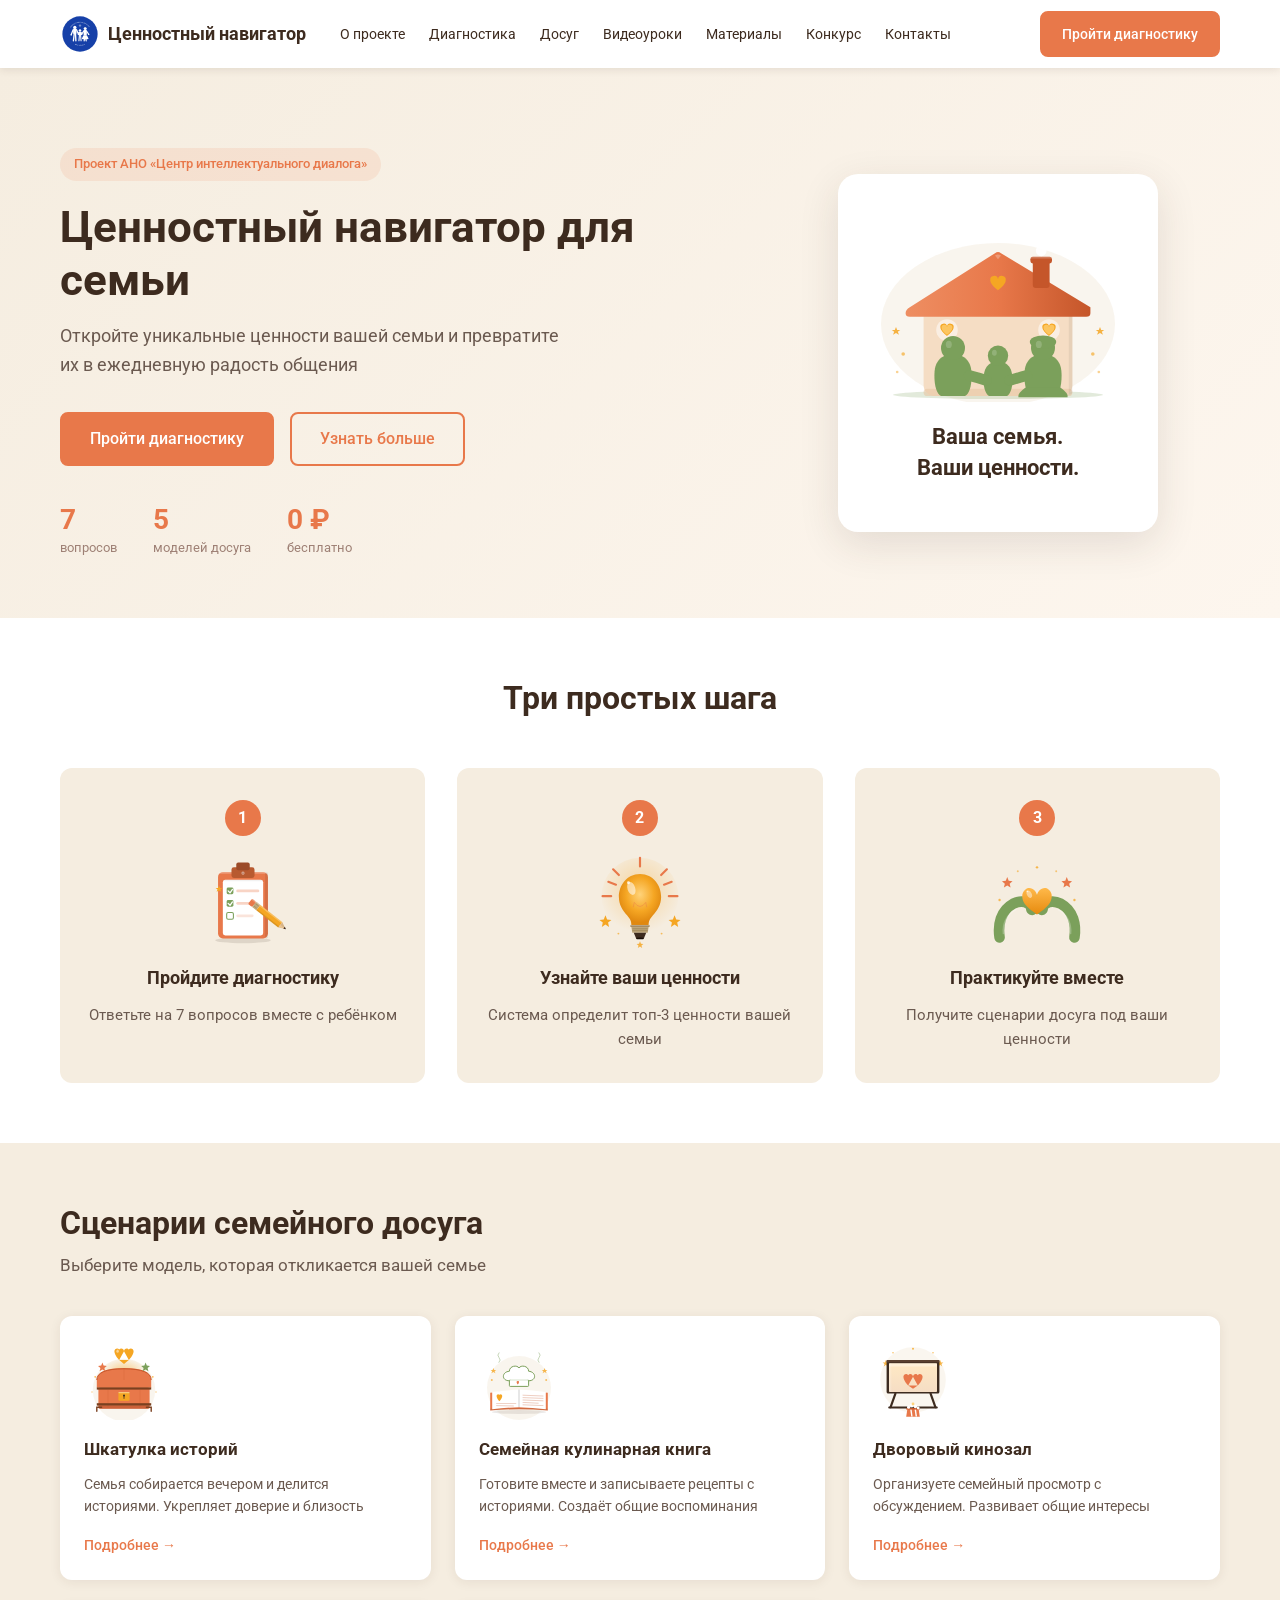
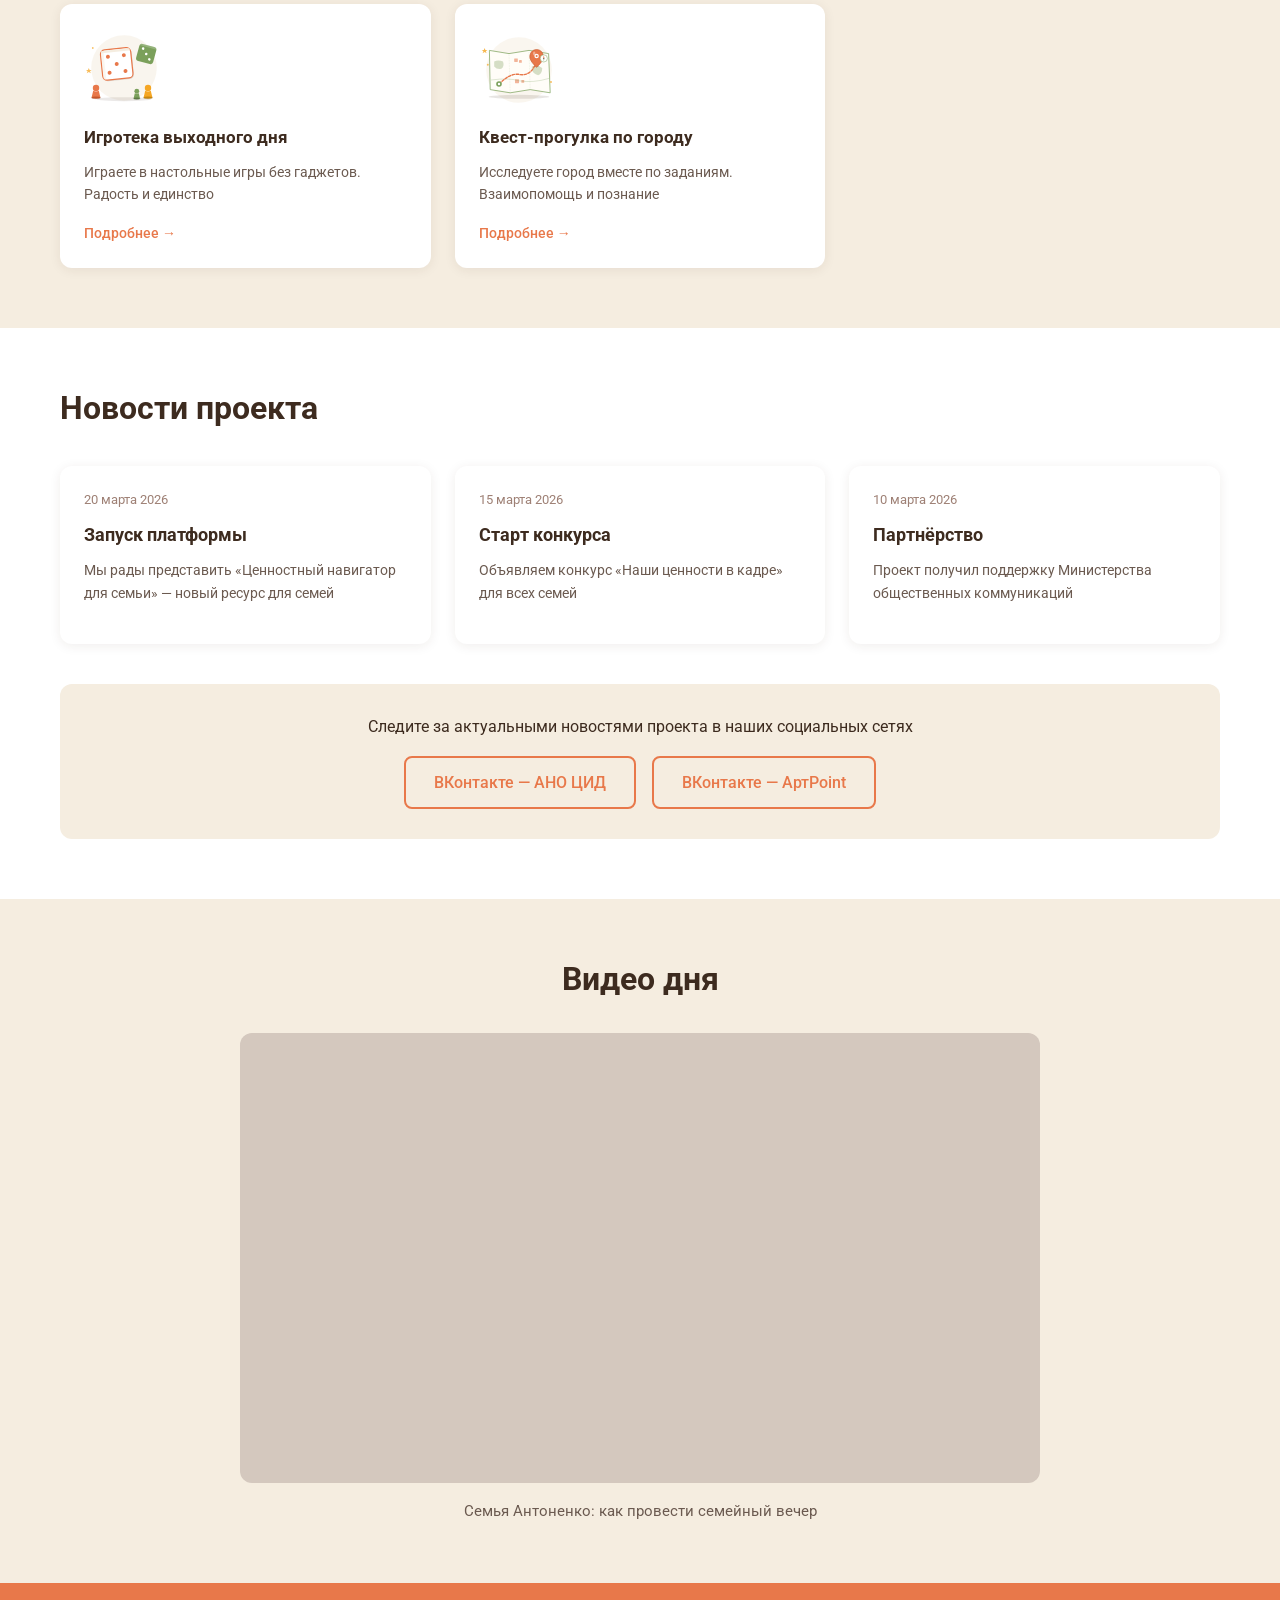
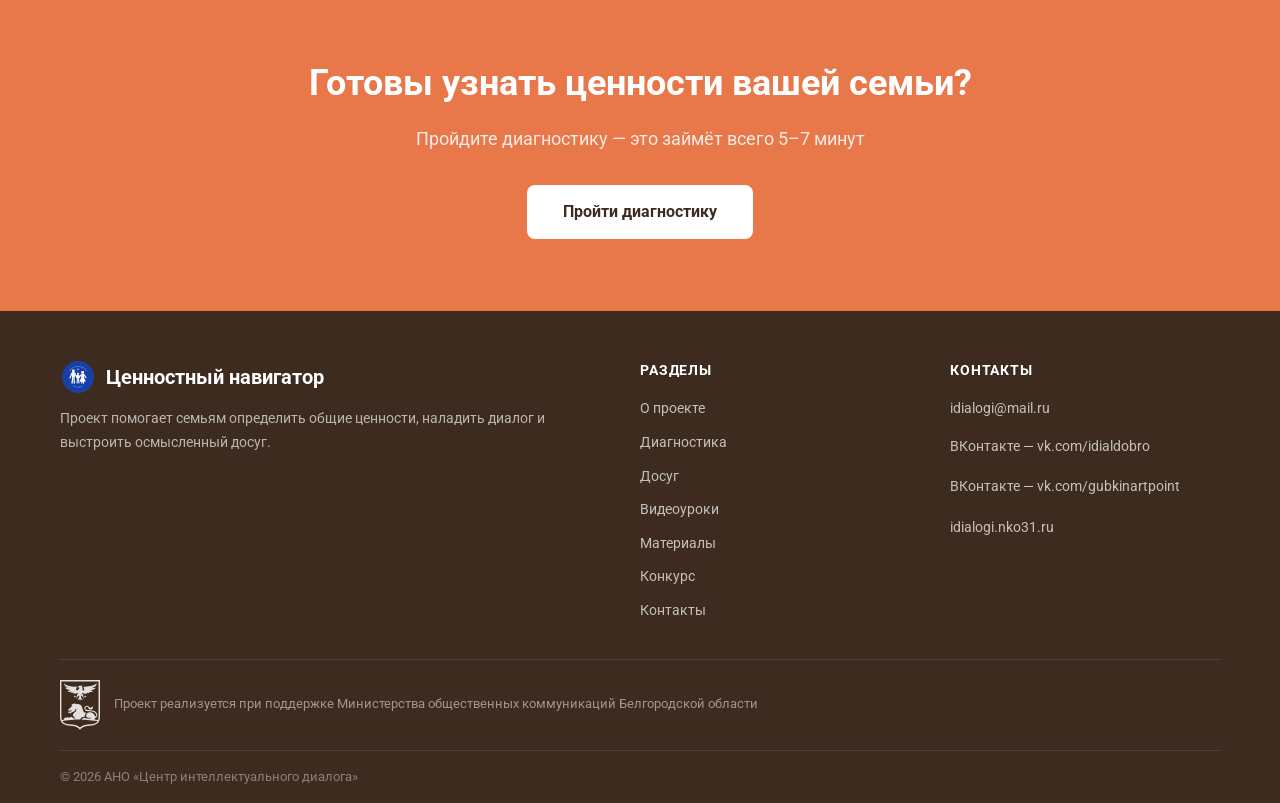
<file: index.html>
<!DOCTYPE html>
<html lang="ru">
<head>
  <meta charset="UTF-8">
  <meta name="viewport" content="width=device-width, initial-scale=1.0">
  <title>Ценностный навигатор для семьи | Откройте ценности вашей семьи</title>
  <meta name="description" content="Бесплатный онлайн-ресурс для семей: пройдите диагностику из 7 вопросов и получите персональные сценарии семейного досуга на основе ваших ценностей.">
  <link rel="icon" type="image/svg+xml" href="images/logo.svg?v=2">
  <link rel="stylesheet" href="css/style.css?v=14">
</head>
<body>

  <div id="header"></div>

  <main>

    <!-- ─── HERO ─────────────────────────────────────────── -->
    <section class="hero" id="about">
      <div class="container hero__inner">
        <div class="hero__content">
          <span class="hero__badge">Проект АНО «Центр интеллектуального диалога»</span>
          <h1 class="hero__title">Ценностный навигатор для семьи</h1>
          <p class="hero__subtitle">Откройте уникальные ценности вашей семьи и превратите их в ежедневную радость общения</p>
          <div class="hero__actions">
            <a href="diagnostics.html" class="btn-primary">Пройти диагностику</a>
            <a href="about.html" class="btn-secondary">Узнать больше</a>
          </div>
          <div class="hero__stats">
            <div class="hero__stat">
              <span class="hero__stat-value">7</span>
              <span class="hero__stat-label">вопросов</span>
            </div>
            <div class="hero__stat">
              <span class="hero__stat-value">5</span>
              <span class="hero__stat-label">моделей досуга</span>
            </div>
            <div class="hero__stat">
              <span class="hero__stat-value">0 ₽</span>
              <span class="hero__stat-label">бесплатно</span>
            </div>
          </div>
        </div>
        <div class="hero__visual">
          <div class="hero__card">
            <img src="images/family-values.svg" alt="Семья" class="hero__card-icon">
            <p class="hero__card-text">Ваша семья.<br>Ваши ценности.</p>
          </div>
        </div>
      </div>
    </section>

    <!-- ─── КАК ЭТО РАБОТАЕТ ──────────────────────────────── -->
    <section class="how-it-works section" id="diagnostic">
      <div class="container">
        <h2 class="section-title how-it-works__title">Три простых шага</h2>
        <div class="how-it-works__steps">
          <div class="how-it-works__step">
            <div class="step__number">1</div>
            <img src="images/step-diagnostic.svg" alt="" class="step__icon">
            <h3 class="step__title">Пройдите диагностику</h3>
            <p class="step__desc">Ответьте на 7 вопросов вместе с ребёнком</p>
          </div>
          <div class="how-it-works__step">
            <div class="step__number">2</div>
            <img src="images/step-insights.svg" alt="" class="step__icon">
            <h3 class="step__title">Узнайте ваши ценности</h3>
            <p class="step__desc">Система определит топ-3 ценности вашей семьи</p>
          </div>
          <div class="how-it-works__step">
            <div class="step__number">3</div>
            <img src="images/step-practice.svg" alt="" class="step__icon">
            <h3 class="step__title">Практикуйте вместе</h3>
            <p class="step__desc">Получите сценарии досуга под ваши ценности</p>
          </div>
        </div>
      </div>
    </section>

    <!-- ─── МОДЕЛИ ДОСУГА ─────────────────────────────────── -->
    <section class="leisure-preview section" id="leisure">
      <div class="container">
        <h2 class="section-title">Сценарии семейного досуга</h2>
        <p class="leisure-preview__subtitle">Выберите модель, которая откликается вашей семье</p>
        <div class="leisure-preview__grid">
          <div class="card leisure-card">
            <img src="images/leisure-stories.svg" alt="" class="leisure-card__icon">
            <h3 class="leisure-card__title">Шкатулка историй</h3>
            <p class="leisure-card__desc">Семья собирается вечером и делится историями. Укрепляет доверие и близость</p>
            <a href="leisure-detail.html?id=1" class="leisure-card__link">Подробнее →</a>
          </div>
          <div class="card leisure-card">
            <img src="images/leisure-cookbook.svg" alt="" class="leisure-card__icon">
            <h3 class="leisure-card__title">Семейная кулинарная книга</h3>
            <p class="leisure-card__desc">Готовите вместе и записываете рецепты с историями. Создаёт общие воспоминания</p>
            <a href="leisure-detail.html?id=2" class="leisure-card__link">Подробнее →</a>
          </div>
          <div class="card leisure-card">
            <img src="images/leisure-cinema.svg" alt="" class="leisure-card__icon">
            <h3 class="leisure-card__title">Дворовый кинозал</h3>
            <p class="leisure-card__desc">Организуете семейный просмотр с обсуждением. Развивает общие интересы</p>
            <a href="leisure-detail.html?id=3" class="leisure-card__link">Подробнее →</a>
          </div>
          <div class="card leisure-card">
            <img src="images/leisure-games.svg" alt="" class="leisure-card__icon">
            <h3 class="leisure-card__title">Игротека выходного дня</h3>
            <p class="leisure-card__desc">Играете в настольные игры без гаджетов. Радость и единство</p>
            <a href="leisure-detail.html?id=4" class="leisure-card__link">Подробнее →</a>
          </div>
          <div class="card leisure-card">
            <img src="images/leisure-quest.svg" alt="" class="leisure-card__icon">
            <h3 class="leisure-card__title">Квест-прогулка по городу</h3>
            <p class="leisure-card__desc">Исследуете город вместе по заданиям. Взаимопомощь и познание</p>
            <a href="leisure-detail.html?id=5" class="leisure-card__link">Подробнее →</a>
          </div>
        </div>
      </div>
    </section>

    <!-- ─── НОВОСТИ ────────────────────────────────────────── -->
    <section class="news-preview section" id="materials">
      <div class="container">
        <h2 class="section-title">Новости проекта</h2>
        <div class="news-preview__grid" id="news-cards">
          <article class="card news-card">
            <time class="news-card__date">20 марта 2026</time>
            <h3 class="news-card__title">Запуск платформы</h3>
            <p class="news-card__text">Мы рады представить «Ценностный навигатор для семьи» — новый ресурс для семей</p>
          </article>
          <article class="card news-card">
            <time class="news-card__date">15 марта 2026</time>
            <h3 class="news-card__title">Старт конкурса</h3>
            <p class="news-card__text">Объявляем конкурс «Наши ценности в кадре» для всех семей</p>
          </article>
          <article class="card news-card">
            <time class="news-card__date">10 марта 2026</time>
            <h3 class="news-card__title">Партнёрство</h3>
            <p class="news-card__text">Проект получил поддержку Министерства общественных коммуникаций</p>
          </article>
        </div>

        <div class="news-footer" style="text-align: center; margin-top: 40px; padding: 30px; background: var(--color-warm); border-radius: 12px;">
          <p style="margin: 0 0 16px; color: var(--color-dark); font-size: 16px;">
            Следите за актуальными новостями проекта в наших социальных сетях
          </p>
          <div style="display: flex; gap: 16px; justify-content: center; flex-wrap: wrap;">
            <a href="https://vk.com/idialdobro" target="_blank" rel="noopener" class="btn-secondary">
              ВКонтакте — АНО ЦИД
            </a>
            <a href="https://vk.com/gubkinartpoint" target="_blank" rel="noopener" class="btn-secondary">
              ВКонтакте — АртPoint
            </a>
          </div>
        </div>
      </div>
    </section>

    <!-- ─── ВИДЕО ДНЯ ─────────────────────────────────────── -->
    <section class="video-section section" id="video">
      <div class="container">
        <h2 class="section-title video-section__title">Видео дня</h2>
        <div class="video-section__wrapper">
          <div class="video-section__player">
            <iframe class="video-section__iframe"
                    src="https://vkvideo.ru/video_ext.php?oid=-226613844&id=456239020&hash=f0e6a514ff412e8f&hd=3"
                    allow="autoplay; encrypted-media; fullscreen; picture-in-picture; screen-wake-lock;"
                    allowfullscreen></iframe>
          </div>
          <p class="video-section__caption">Семья Антоненко: как провести семейный вечер</p>
        </div>
      </div>
    </section>

    <!-- ─── CTA ───────────────────────────────────────────── -->
    <section class="cta-section" id="contacts">
      <div class="container cta-section__inner">
        <h2 class="cta-section__title">Готовы узнать ценности вашей семьи?</h2>
        <p class="cta-section__subtitle">Пройдите диагностику — это займёт всего 5–7 минут</p>
        <a href="diagnostics.html" class="btn-white">Пройти диагностику</a>
      </div>
    </section>

  </main>

  <div id="footer"></div>

  <script src="js/main.js?v=14"></script>
  <script src="js/news.js?v=3"></script>
</body>
</html>
</file>
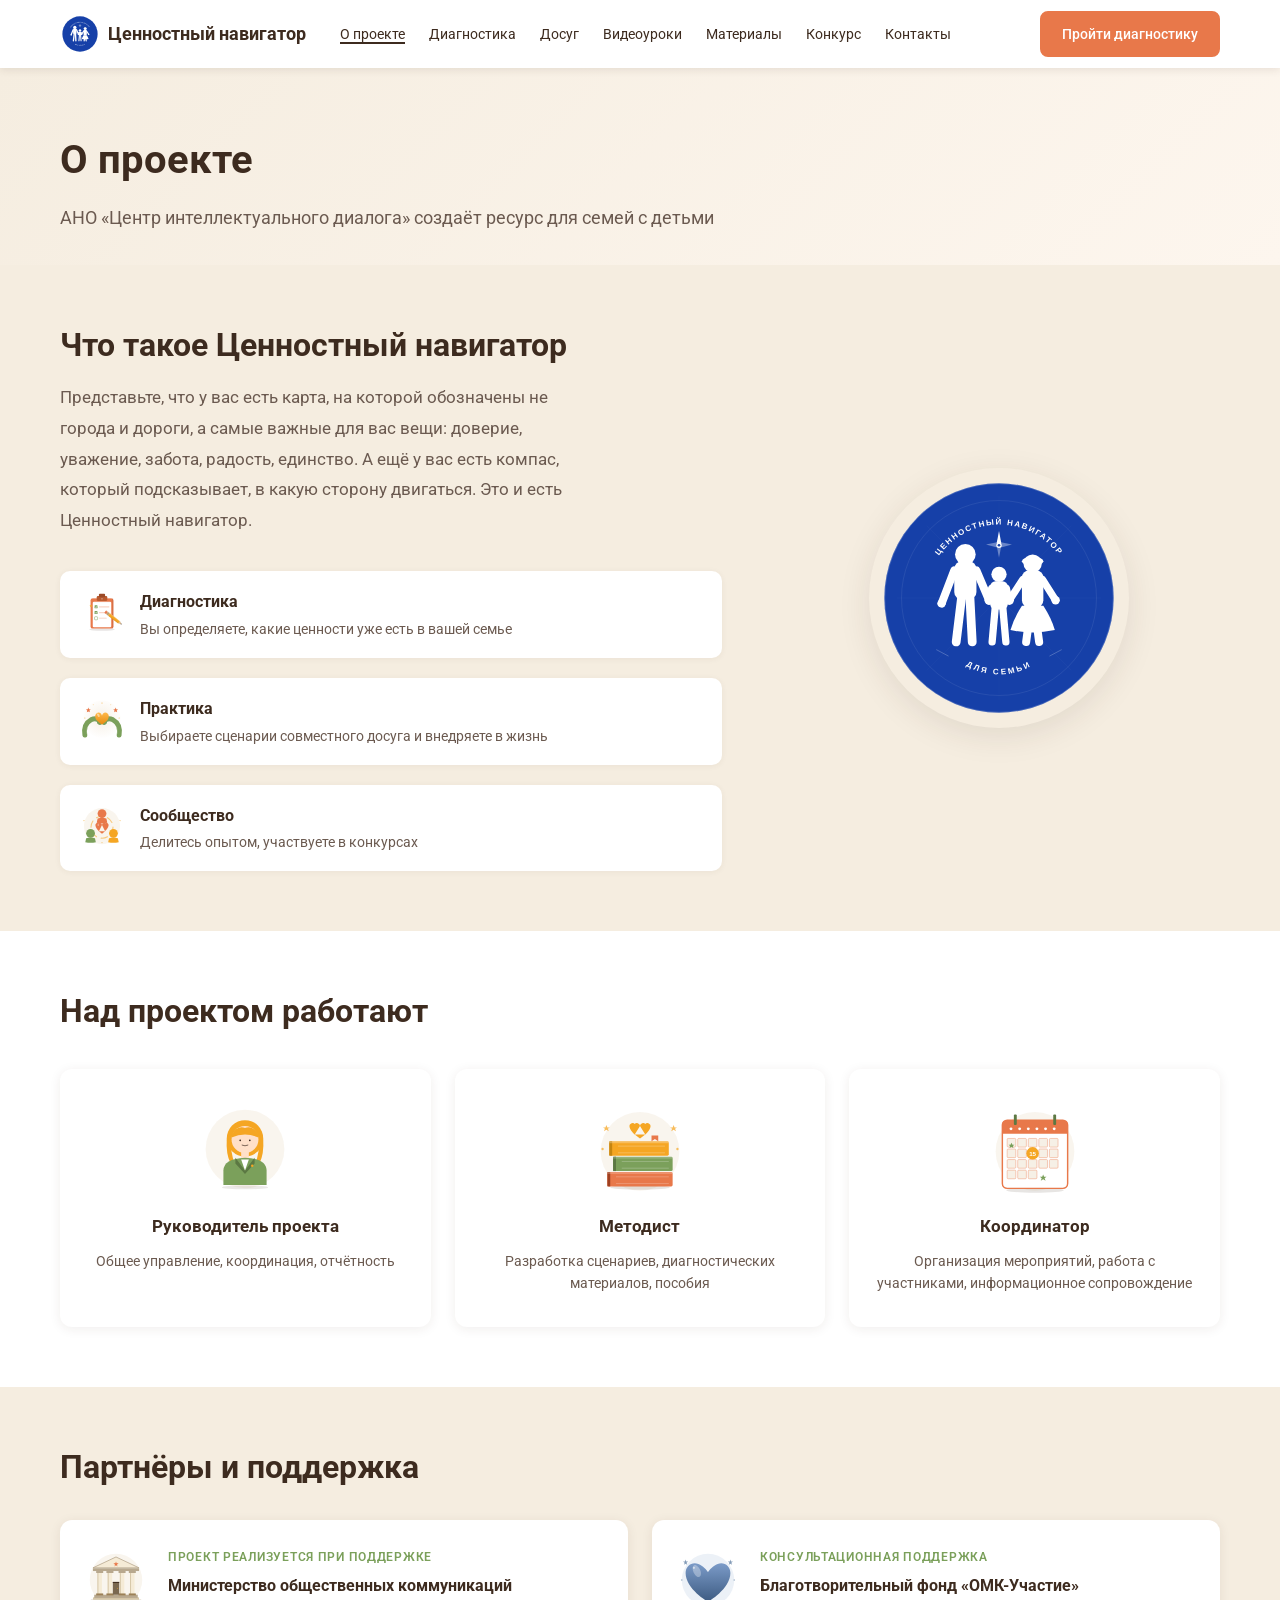
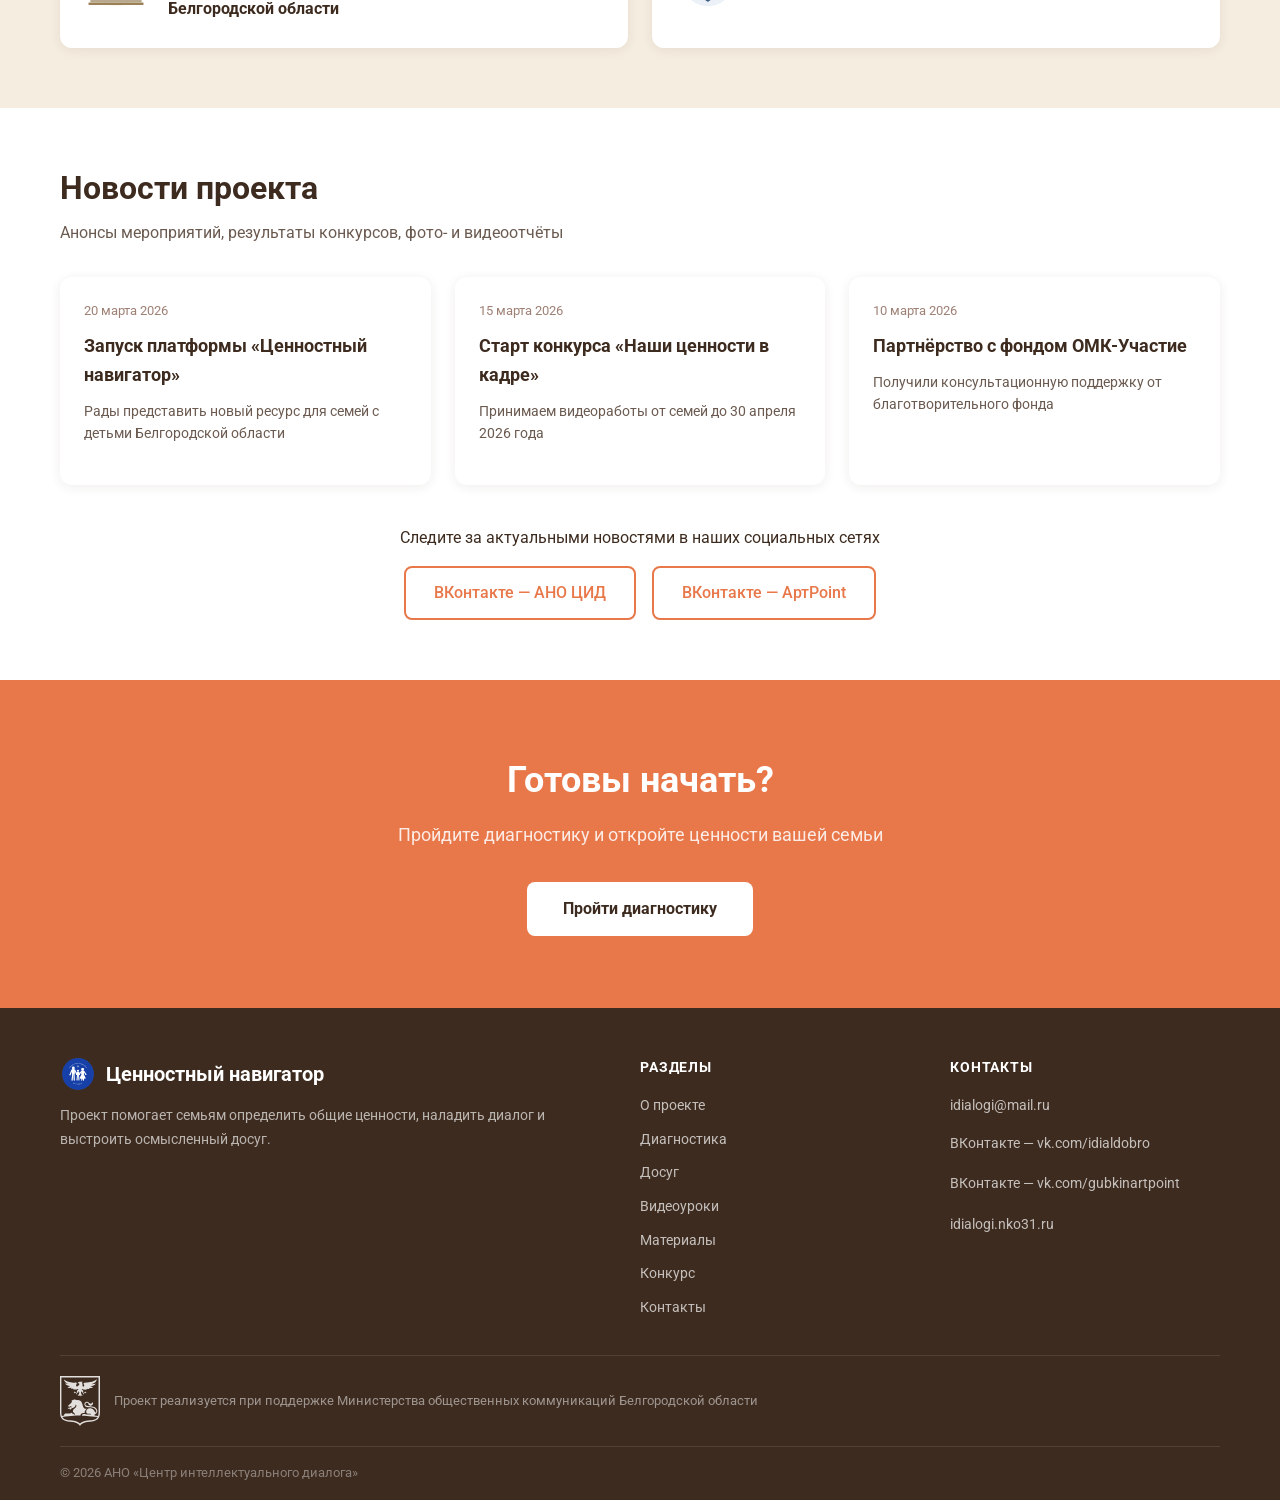
<file: about.html>
<!DOCTYPE html>
<html lang="ru">
<head>
  <meta charset="UTF-8">
  <meta name="viewport" content="width=device-width, initial-scale=1.0">
  <title>О проекте | Ценностный навигатор для семьи</title>
  <meta name="description" content="О проекте «Ценностный навигатор для семьи» — АНО «Центр интеллектуального диалога», команда, партнёры и новости проекта.">
  <link rel="icon" type="image/svg+xml" href="images/logo.svg?v=2">
  <link rel="stylesheet" href="css/style.css?v=14">
</head>
<body>

  <div id="header"></div>

  <main>

    <!-- ─── Hero ──────────────────────────────────────────── -->
    <section class="page-hero section">
      <div class="container">
        <h1 class="page-hero__title">О проекте</h1>
        <p class="page-hero__subtitle">АНО «Центр интеллектуального диалога» создаёт ресурс для семей с детьми</p>
      </div>
    </section>

    <!-- ─── Что такое навигатор ───────────────────────────── -->
    <section class="about-what section" id="about">
      <div class="container about-what__grid">

        <div class="about-what__content">
          <h2 class="section-title">Что такое Ценностный навигатор</h2>
          <p class="about-what__lead">
            Представьте, что у вас есть карта, на которой обозначены не города и дороги,
            а самые важные для вас вещи: доверие, уважение, забота, радость, единство.
            А ещё у вас есть компас, который подсказывает, в какую сторону двигаться.
            Это и есть Ценностный навигатор.
          </p>

          <div class="about-steps">
            <div class="about-step">
              <img src="images/step-diagnostic.svg" alt="" class="about-step__icon">
              <div class="about-step__body">
                <h3 class="about-step__title">Диагностика</h3>
                <p class="about-step__desc">Вы определяете, какие ценности уже есть в вашей семье</p>
              </div>
            </div>
            <div class="about-step">
              <img src="images/step-practice.svg" alt="" class="about-step__icon">
              <div class="about-step__body">
                <h3 class="about-step__title">Практика</h3>
                <p class="about-step__desc">Выбираете сценарии совместного досуга и внедряете в жизнь</p>
              </div>
            </div>
            <div class="about-step">
              <img src="images/about-community.svg" alt="" class="about-step__icon">
              <div class="about-step__body">
                <h3 class="about-step__title">Сообщество</h3>
                <p class="about-step__desc">Делитесь опытом, участвуете в конкурсах</p>
              </div>
            </div>
          </div>
        </div>

        <div class="about-what__visual">
          <img src="images/logo.svg" alt="Логотип «Ценностный навигатор для семьи»" class="about-what__compass">
        </div>

      </div>
    </section>

    <!-- ─── Команда ───────────────────────────────────────── -->
    <section class="team-section section" style="background-color:var(--color-white)">
      <div class="container">
        <h2 class="section-title team-section__title">Над проектом работают</h2>
        <div class="team-grid">

          <div class="team-card card">
            <img src="images/team-leader.svg" alt="" class="team-card__icon">
            <h3 class="team-card__role">Руководитель проекта</h3>
            <p class="team-card__desc">Общее управление, координация, отчётность</p>
          </div>

          <div class="team-card card">
            <img src="images/team-methodist.svg" alt="" class="team-card__icon">
            <h3 class="team-card__role">Методист</h3>
            <p class="team-card__desc">Разработка сценариев, диагностических материалов, пособия</p>
          </div>

          <div class="team-card card">
            <img src="images/team-coordinator.svg" alt="" class="team-card__icon">
            <h3 class="team-card__role">Координатор</h3>
            <p class="team-card__desc">Организация мероприятий, работа с участниками, информационное сопровождение</p>
          </div>

        </div>
      </div>
    </section>

    <!-- ─── Партнёры ──────────────────────────────────────── -->
    <section class="partners-section section">
      <div class="container">
        <h2 class="section-title partners-section__title">Партнёры и поддержка</h2>
        <div class="partners-grid">

          <div class="partner-card card">
            <img src="images/partner-government.svg" alt="" class="partner-card__icon">
            <div class="partner-card__body">
              <p class="partner-card__note">Проект реализуется при поддержке</p>
              <h3 class="partner-card__name">Министерство общественных коммуникаций Белгородской области</h3>
            </div>
          </div>

          <div class="partner-card card">
            <img src="images/partner-charity.svg" alt="" class="partner-card__icon">
            <div class="partner-card__body">
              <p class="partner-card__note">Консультационная поддержка</p>
              <h3 class="partner-card__name">Благотворительный фонд «ОМК-Участие»</h3>
            </div>
          </div>

        </div>
      </div>
    </section>

    <!-- ─── Новости ───────────────────────────────────────── -->
    <section class="news-section section" style="background-color:var(--color-white)">
      <div class="container">
        <h2 class="section-title">Новости проекта</h2>
        <p class="news-section__subtitle">Анонсы мероприятий, результаты конкурсов, фото- и видеоотчёты</p>

        <div class="news-grid" id="news-cards">

          <article class="news-card card">
            <time class="news-card__date">20 марта 2026</time>
            <h3 class="news-card__title">Запуск платформы «Ценностный навигатор»</h3>
            <p class="news-card__text">Рады представить новый ресурс для семей с детьми Белгородской области</p>
          </article>

          <article class="news-card card">
            <time class="news-card__date">15 марта 2026</time>
            <h3 class="news-card__title">Старт конкурса «Наши ценности в кадре»</h3>
            <p class="news-card__text">Принимаем видеоработы от семей до 30 апреля 2026 года</p>
          </article>

          <article class="news-card card">
            <time class="news-card__date">10 марта 2026</time>
            <h3 class="news-card__title">Партнёрство с фондом ОМК-Участие</h3>
            <p class="news-card__text">Получили консультационную поддержку от благотворительного фонда</p>
          </article>

        </div>

        <div style="text-align: center; margin-top: 30px;">
          <p style="margin: 0 0 16px; color: var(--color-dark);">
            Следите за актуальными новостями в наших социальных сетях
          </p>
          <div style="display: flex; gap: 16px; justify-content: center; flex-wrap: wrap;">
            <a href="https://vk.com/idialdobro" target="_blank" rel="noopener" class="btn-secondary">
              ВКонтакте — АНО ЦИД
            </a>
            <a href="https://vk.com/gubkinartpoint" target="_blank" rel="noopener" class="btn-secondary">
              ВКонтакте — АртPoint
            </a>
          </div>
        </div>
      </div>
    </section>

    <!-- ─── CTA ───────────────────────────────────────────── -->
    <section class="cta-section">
      <div class="container cta-section__inner">
        <h2 class="cta-section__title">Готовы начать?</h2>
        <p class="cta-section__subtitle">Пройдите диагностику и откройте ценности вашей семьи</p>
        <a href="diagnostics.html" class="btn-white">Пройти диагностику</a>
      </div>
    </section>

  </main>

  <div id="footer"></div>

  <script src="js/main.js?v=14"></script>
  <script src="js/news.js?v=3"></script>
</body>
</html>
</file>
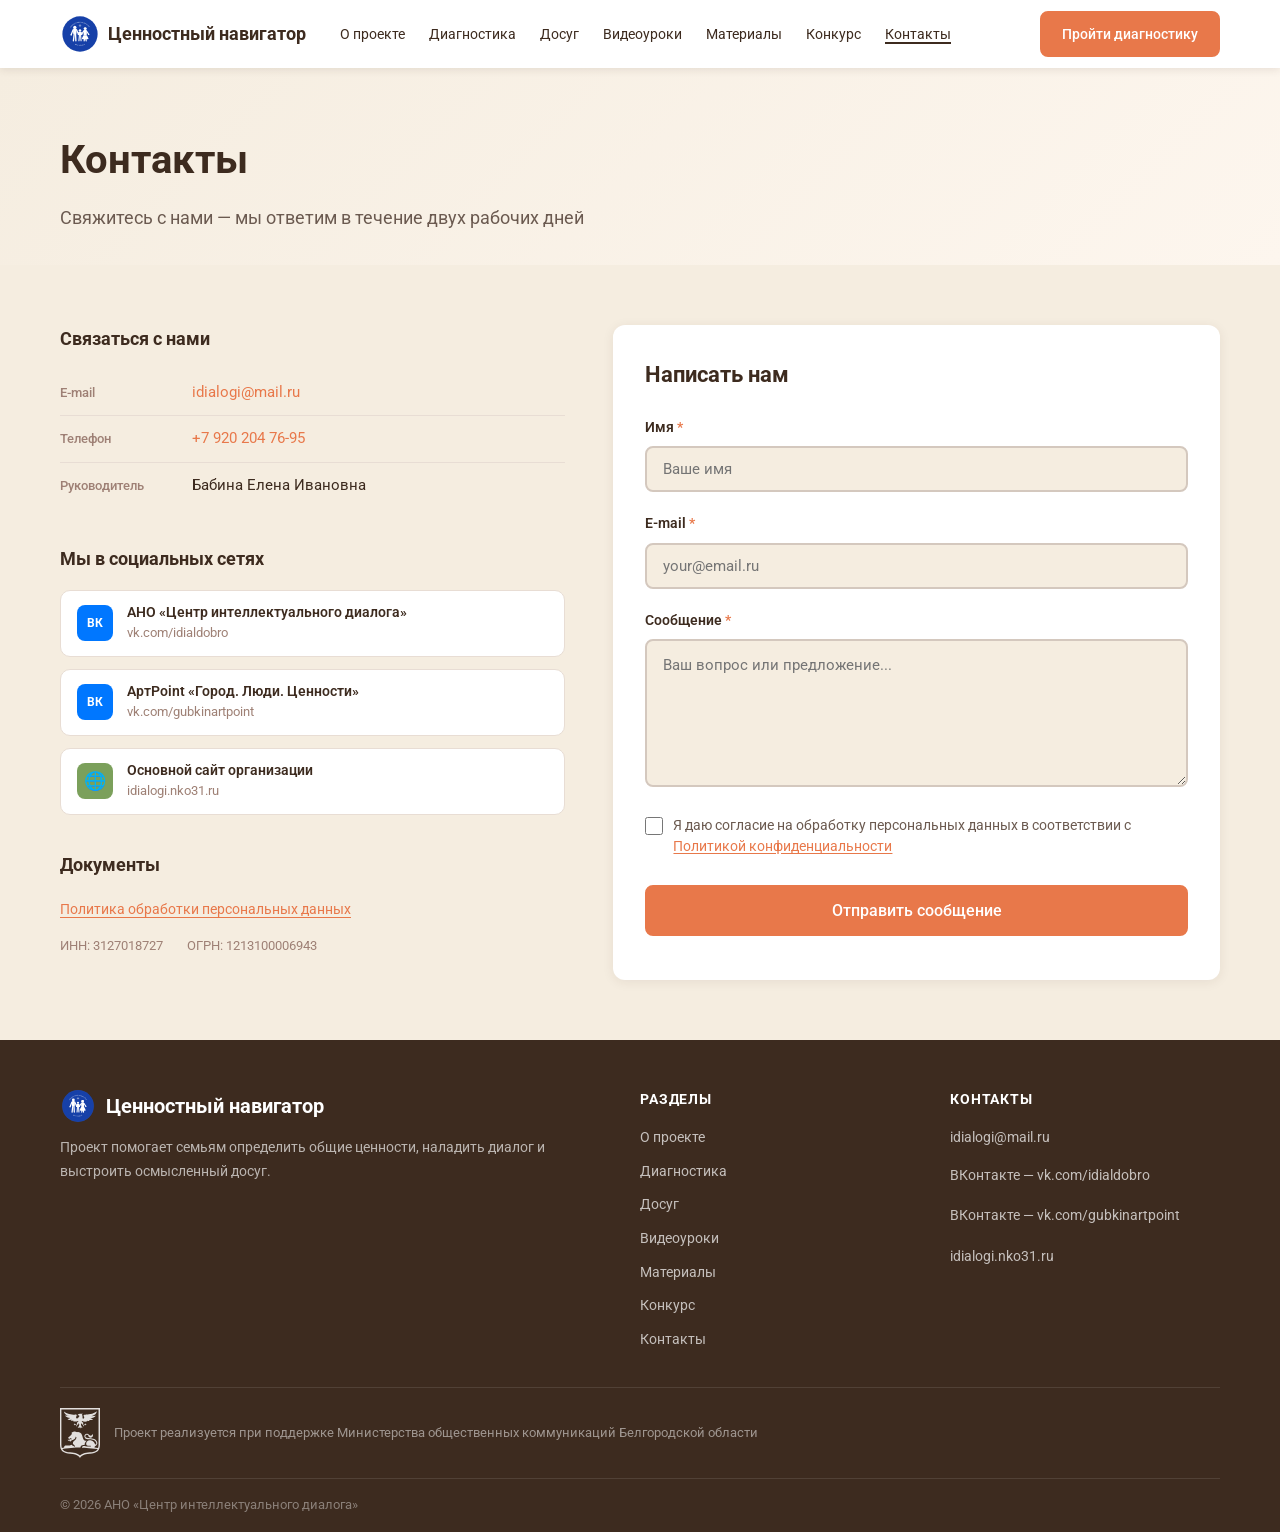
<file: contacts.html>
<!DOCTYPE html>
<html lang="ru">
<head>
  <meta charset="UTF-8">
  <meta name="viewport" content="width=device-width, initial-scale=1.0">
  <title>Контакты | Ценностный навигатор для семьи</title>
  <meta name="description" content="Контакты АНО «Центр интеллектуального диалога»: e-mail idialogi@mail.ru, телефон, социальные сети и форма обратной связи.">
  <link rel="icon" type="image/svg+xml" href="images/logo.svg?v=2">
  <link rel="stylesheet" href="css/style.css?v=14">
  <script src="https://www.google.com/recaptcha/api.js" async defer></script>
</head>
<body>

  <div id="header"></div>

  <main>

    <!-- ─── Hero ──────────────────────────────────────────── -->
    <section class="page-hero section">
      <div class="container">
        <h1 class="page-hero__title">Контакты</h1>
        <p class="page-hero__subtitle">Свяжитесь с нами — мы ответим в течение двух рабочих дней</p>
      </div>
    </section>

    <!-- ─── Contacts body ─────────────────────────────────── -->
    <section class="contacts-body section" id="contacts">
      <div class="container contacts-grid">

        <!-- Левая колонка: информация -->
        <div class="contacts-info">

          <div class="cinfo-block">
            <h2 class="cinfo-block__title">Связаться с нами</h2>
            <div class="cinfo-row">
              <span class="cinfo-row__label">E-mail</span>
              <a href="mailto:idialogi@mail.ru" class="cinfo-row__val cinfo-row__val--link">idialogi@mail.ru</a>
            </div>
            <div class="cinfo-row">
              <span class="cinfo-row__label">Телефон</span>
              <a href="tel:+79202047695" class="cinfo-row__val cinfo-row__val--link">+7 920 204 76-95</a>
            </div>
            <div class="cinfo-row">
              <span class="cinfo-row__label">Руководитель</span>
              <span class="cinfo-row__val">Бабина Елена Ивановна</span>
            </div>
          </div>

          <div class="cinfo-block">
            <h3 class="cinfo-block__title">Мы в социальных сетях</h3>
            <div class="cinfo-social">
              <a href="https://vk.com/idialdobro" class="cinfo-social__link" target="_blank" rel="noopener">
                <span class="cinfo-social__icon">ВК</span>
                <div>
                  <p class="cinfo-social__name">АНО «Центр интеллектуального диалога»</p>
                  <p class="cinfo-social__url">vk.com/idialdobro</p>
                </div>
              </a>
              <a href="https://vk.com/gubkinartpoint" class="cinfo-social__link" target="_blank" rel="noopener">
                <span class="cinfo-social__icon">ВК</span>
                <div>
                  <p class="cinfo-social__name">АртPoint «Город. Люди. Ценности»</p>
                  <p class="cinfo-social__url">vk.com/gubkinartpoint</p>
                </div>
              </a>
              <a href="https://idialogi.nko31.ru" class="cinfo-social__link" target="_blank" rel="noopener">
                <span class="cinfo-social__icon">🌐</span>
                <div>
                  <p class="cinfo-social__name">Основной сайт организации</p>
                  <p class="cinfo-social__url">idialogi.nko31.ru</p>
                </div>
              </a>
            </div>
          </div>

          <div class="cinfo-block">
            <h3 class="cinfo-block__title">Документы</h3>
            <a href="privacy-policy.html" class="cinfo-doc-link">Политика обработки персональных данных</a>
            <div class="cinfo-rekviz">
              <span>ИНН: 3127018727</span>
              <span>ОГРН: 1213100006943</span>
            </div>
          </div>

        </div>

        <!-- Правая колонка: форма -->
        <div class="contacts-form card">
          <h2 class="contacts-form__title">Написать нам</h2>
          <form action="https://formspree.io/f/xwvzkgdg" method="POST" onsubmit="return validateRecaptcha(this)">

            <div class="cform-row">
              <label class="cform-label" for="ct-name">Имя <span class="cform-req">*</span></label>
              <input class="cform-input" type="text" id="ct-name" name="name" placeholder="Ваше имя" required>
            </div>
            <div class="cform-row">
              <label class="cform-label" for="ct-email">E-mail <span class="cform-req">*</span></label>
              <input class="cform-input" type="email" id="ct-email" name="email" placeholder="your@email.ru" required>
            </div>
            <div class="cform-row">
              <label class="cform-label" for="ct-msg">Сообщение <span class="cform-req">*</span></label>
              <textarea class="cform-input cform-textarea" id="ct-msg" name="body" rows="5" placeholder="Ваш вопрос или предложение..." required></textarea>
            </div>
            <div class="cform-row cform-row--check">
              <label class="cform-check">
                <input type="checkbox" required>
                <span>Я даю согласие на обработку персональных данных в соответствии с <a href="privacy-policy.html" class="cform-policy-link" target="_blank">Политикой конфиденциальности</a></span>
              </label>
            </div>
            <div class="cform-row cform-captcha">
              <div class="g-recaptcha" data-sitekey="6Ld1vAUtAAAAAM8aZEStvsnW9QC_IMAyF7Ecjwfe"></div>
            </div>
            <button type="submit" class="btn-primary cform-submit">Отправить сообщение</button>

          </form>
        </div>

      </div>
    </section>

  </main>

  <div id="footer"></div>

  <script src="js/main.js?v=14"></script>
</body>
</html>
</file>
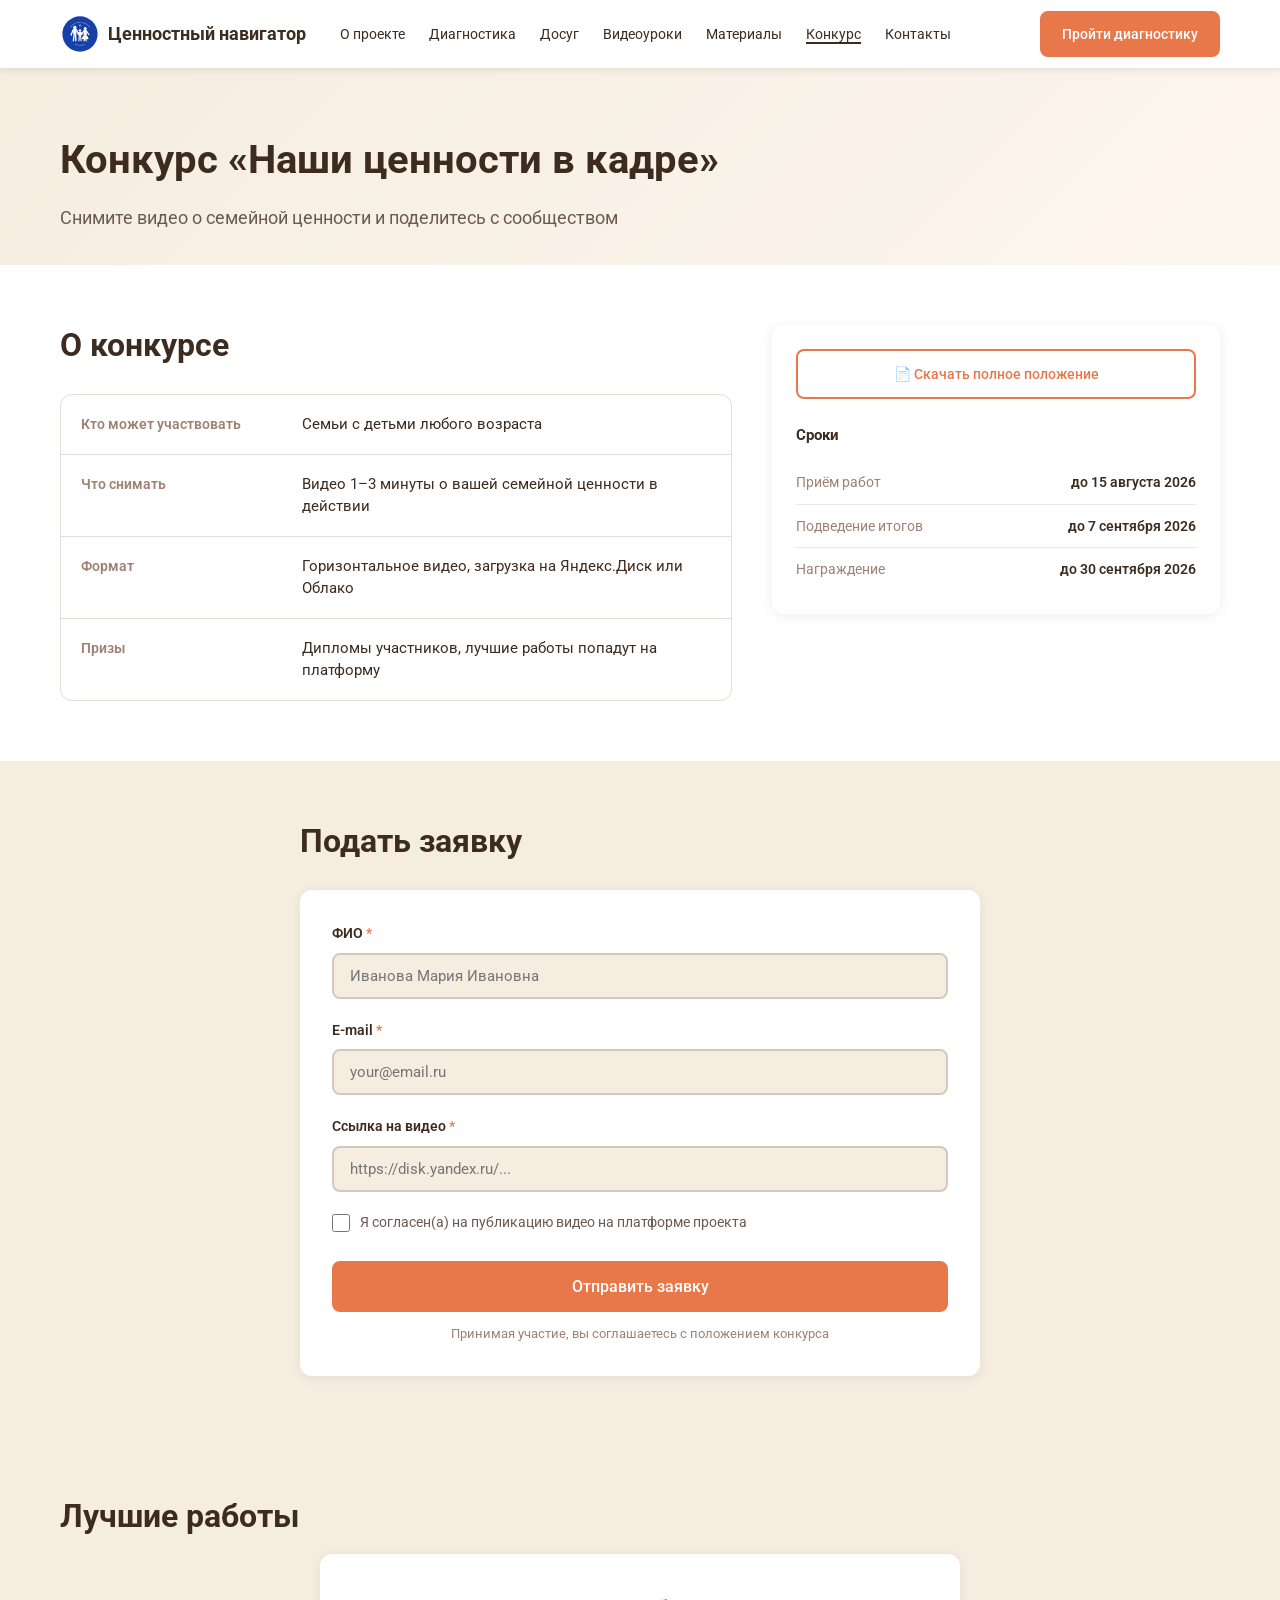
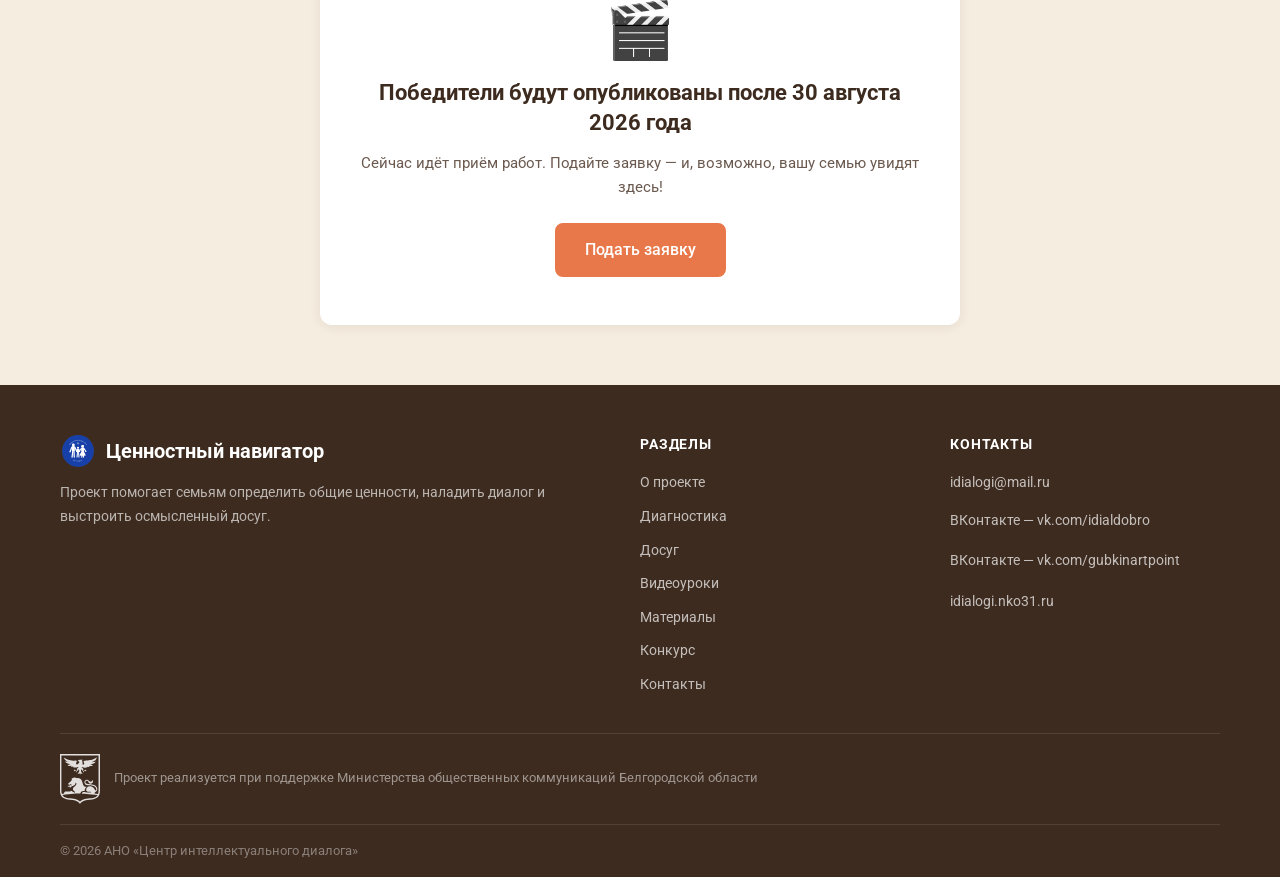
<file: contest.html>
<!DOCTYPE html>
<html lang="ru">
<head>
  <meta charset="UTF-8">
  <meta name="viewport" content="width=device-width, initial-scale=1.0">
  <title>Конкурс «Наши ценности в кадре» | Ценностный навигатор для семьи</title>
  <meta name="description" content="Конкурс видеороликов для семей: снимите 1–3 минуты о семейной ценности в действии и станьте частью сообщества проекта.">
  <link rel="icon" type="image/svg+xml" href="images/logo.svg?v=2">
  <link rel="stylesheet" href="css/style.css?v=14">
  <script src="https://www.google.com/recaptcha/api.js" async defer></script>
</head>
<body>

  <div id="header"></div>

  <main>

    <!-- ─── Hero ──────────────────────────────────────────── -->
    <section class="page-hero section">
      <div class="container">
        <h1 class="page-hero__title">Конкурс «Наши ценности в кадре»</h1>
        <p class="page-hero__subtitle">Снимите видео о семейной ценности и поделитесь с сообществом</p>
      </div>
    </section>

    <!-- ─── О конкурсе ────────────────────────────────────── -->
    <section class="contest-about section" id="contest">
      <div class="container contest-about__grid">

        <div class="contest-rules">
          <h2 class="section-title">О конкурсе</h2>
          <ul class="crules-list">
            <li class="crules-item">
              <span class="crules-item__label">Кто может участвовать</span>
              <span class="crules-item__val">Семьи с детьми любого возраста</span>
            </li>
            <li class="crules-item">
              <span class="crules-item__label">Что снимать</span>
              <span class="crules-item__val">Видео 1–3 минуты о вашей семейной ценности в действии</span>
            </li>
            <li class="crules-item">
              <span class="crules-item__label">Формат</span>
              <span class="crules-item__val">Горизонтальное видео, загрузка на Яндекс.Диск или Облако</span>
            </li>
            <li class="crules-item">
              <span class="crules-item__label">Призы</span>
              <span class="crules-item__val">Дипломы участников, лучшие работы попадут на платформу</span>
            </li>
          </ul>
        </div>

        <div class="contest-aside card">
          <a href="files/polozhenie-konkursa.pdf" download class="btn-secondary contest-aside__pdf">📄 Скачать полное положение</a>
          <div class="contest-dates">
            <h3 class="contest-dates__title">Сроки</h3>
            <div class="contest-date">
              <span class="contest-date__label">Приём работ</span>
              <span class="contest-date__val">до 15 августа 2026</span>
            </div>
            <div class="contest-date">
              <span class="contest-date__label">Подведение итогов</span>
              <span class="contest-date__val">до 7 сентября 2026</span>
            </div>
            <div class="contest-date">
              <span class="contest-date__label">Награждение</span>
              <span class="contest-date__val">до 30 сентября 2026</span>
            </div>
          </div>
        </div>

      </div>
    </section>

    <!-- ─── Форма участия ──────────────────────────────────── -->
    <section class="contest-form-section section" style="background-color:var(--color-warm)">
      <div class="container contest-form-wrap">
        <h2 class="section-title">Подать заявку</h2>

        <form class="contest-form card" action="https://formspree.io/f/xjgzvnqg" method="POST" onsubmit="return validateRecaptcha(this)">
          <div class="cform-row">
            <label class="cform-label" for="c-name">ФИО <span class="cform-req">*</span></label>
            <input class="cform-input" type="text" id="c-name" name="name" placeholder="Иванова Мария Ивановна" required>
          </div>
          <div class="cform-row">
            <label class="cform-label" for="c-email">E-mail <span class="cform-req">*</span></label>
            <input class="cform-input" type="email" id="c-email" name="email" placeholder="your@email.ru" required>
          </div>
          <div class="cform-row">
            <label class="cform-label" for="c-link">Ссылка на видео <span class="cform-req">*</span></label>
            <input class="cform-input" type="url" id="c-link" name="video" placeholder="https://disk.yandex.ru/..." required>
          </div>
          <div class="cform-row cform-row--check">
            <label class="cform-check">
              <input type="checkbox" required>
              <span>Я согласен(а) на публикацию видео на платформе проекта</span>
            </label>
          </div>
          <div class="cform-row cform-captcha">
            <div class="g-recaptcha" data-sitekey="6Ld1vAUtAAAAAM8aZEStvsnW9QC_IMAyF7Ecjwfe"></div>
          </div>
          <button type="submit" class="btn-primary cform-submit">Отправить заявку</button>
          <p class="cform-note">Принимая участие, вы соглашаетесь с положением конкурса</p>
        </form>

      </div>
    </section>

    <!-- ─── Галерея ────────────────────────────────────────── -->
    <section class="contest-gallery section">
      <div class="container">
        <h2 class="section-title">Лучшие работы</h2>
        <div class="cgallery-empty card">
          <span class="cgallery-empty__icon">🎬</span>
          <h3 class="cgallery-empty__title">Победители будут опубликованы после 30 августа 2026 года</h3>
          <p class="cgallery-empty__text">
            Сейчас идёт приём работ. Подайте заявку — и, возможно, вашу семью увидят здесь!
          </p>
          <a href="#contest" class="btn-primary">Подать заявку</a>
        </div>
      </div>
    </section>

  </main>

  <div id="footer"></div>

  <script src="js/main.js?v=14"></script>
</body>
</html>
</file>
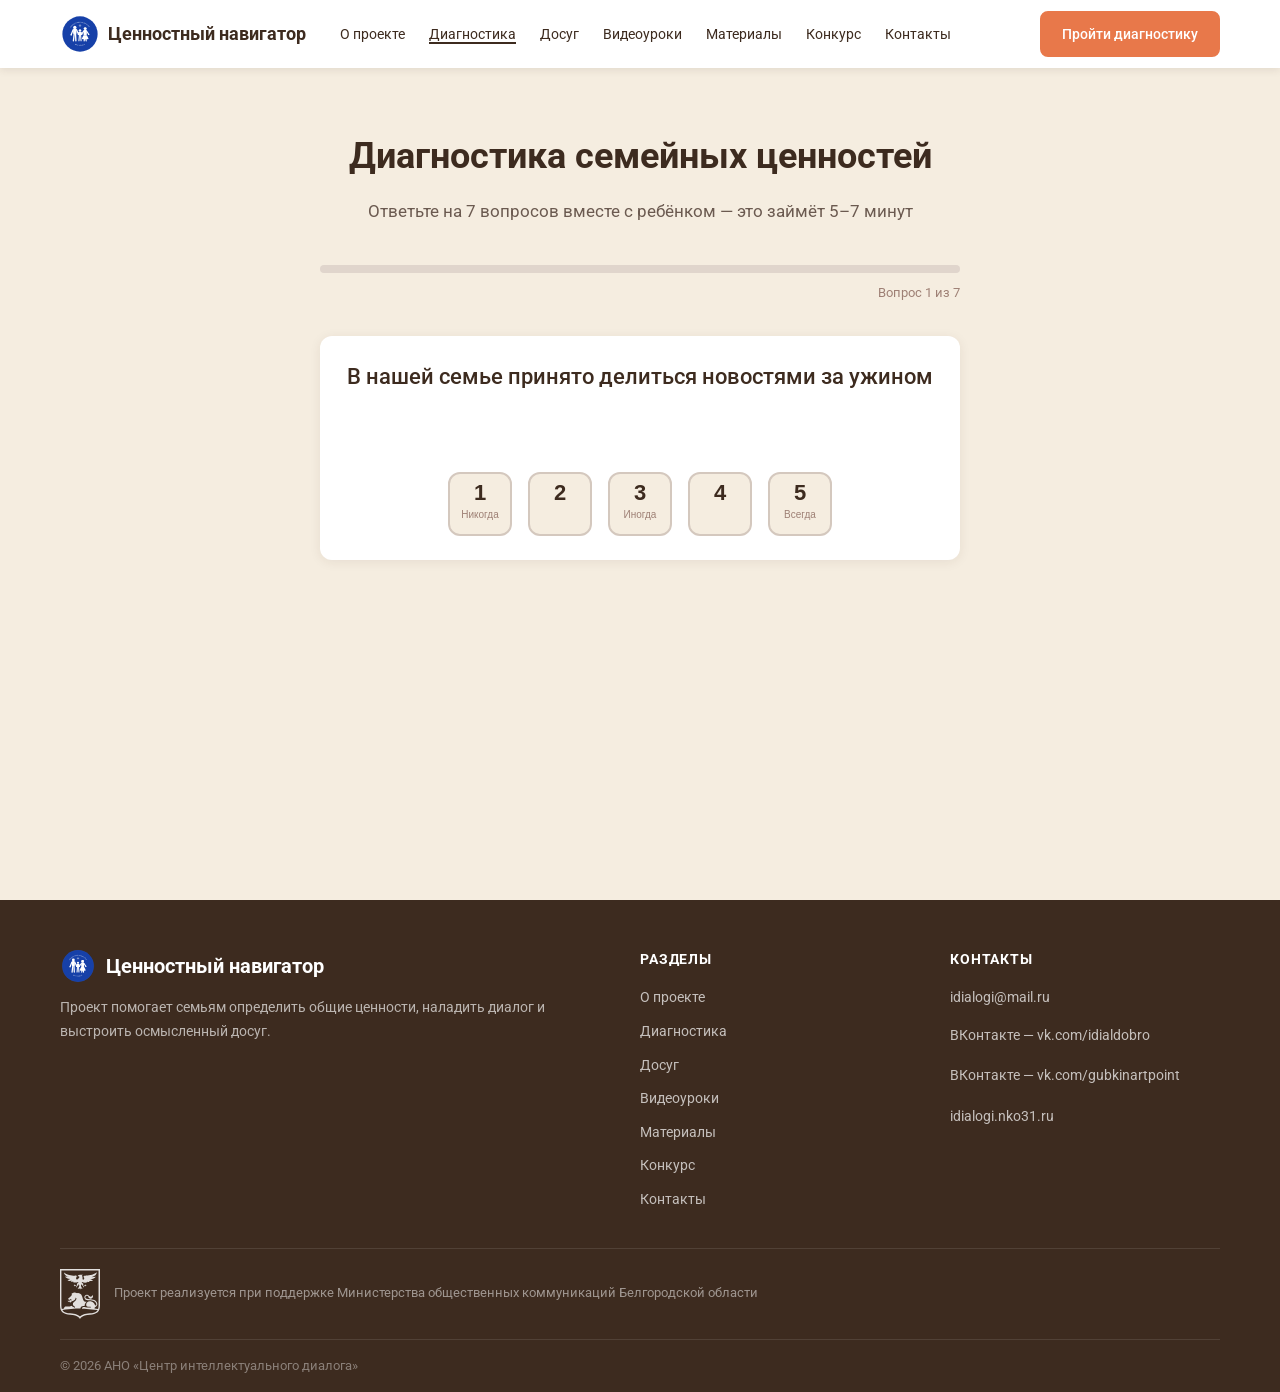
<file: diagnostics.html>
<!DOCTYPE html>
<html lang="ru">
<head>
  <meta charset="UTF-8">
  <meta name="viewport" content="width=device-width, initial-scale=1.0">
  <title>Диагностика семейных ценностей | Ценностный навигатор для семьи</title>
  <meta name="description" content="Ответьте на 7 вопросов вместе с ребёнком — система определит топ-3 ценности вашей семьи и подберёт сценарий совместного досуга.">
  <link rel="icon" type="image/svg+xml" href="images/logo.svg?v=2">
  <link rel="stylesheet" href="css/style.css?v=14">
</head>
<body>

  <div id="header"></div>

  <main>
    <section class="diag-wrap section">
      <div class="container">

        <!-- ─── Экран 1: Опросник ─────────────────────────── -->
        <div id="quiz-screen" class="diag-screen">
          <div class="diag-header">
            <h1 class="diag-title">Диагностика семейных ценностей</h1>
            <p class="diag-subtitle">Ответьте на 7 вопросов вместе с ребёнком — это займёт 5–7 минут</p>
          </div>

          <div class="diag-progress">
            <div class="diag-progress__bar">
              <div class="diag-progress__fill" id="progress-fill"></div>
            </div>
            <span class="diag-progress__label" id="progress-label">Вопрос 1 из 7</span>
          </div>

          <div class="diag-question card">
            <p class="diag-question__text" id="question-text"></p>
            <div class="diag-scale">
              <button class="scale-btn" data-value="1">
                <span class="scale-btn__num">1</span>
                <span class="scale-btn__label">Никогда</span>
              </button>
              <button class="scale-btn" data-value="2">
                <span class="scale-btn__num">2</span>
                <span class="scale-btn__label"></span>
              </button>
              <button class="scale-btn" data-value="3">
                <span class="scale-btn__num">3</span>
                <span class="scale-btn__label">Иногда</span>
              </button>
              <button class="scale-btn" data-value="4">
                <span class="scale-btn__num">4</span>
                <span class="scale-btn__label"></span>
              </button>
              <button class="scale-btn" data-value="5">
                <span class="scale-btn__num">5</span>
                <span class="scale-btn__label">Всегда</span>
              </button>
            </div>
          </div>
        </div>

        <!-- ─── Экран 2: Результат ────────────────────────── -->
        <div id="result-screen" class="diag-screen diag-screen--hidden">
          <div class="diag-header">
            <h1 class="diag-title">Ценности вашей семьи</h1>
            <p class="diag-subtitle">На основе ваших ответов мы определили главные ценности</p>
          </div>

          <div id="top-values" class="result-values"></div>

          <div id="recommendation" class="result-rec"></div>

          <div class="result-email card">
            <h3 class="result-email__title">Получить результат на e-mail</h3>
            <form class="result-email__form" id="email-form">
              <input
                type="email"
                class="result-email__input"
                id="email-input"
                placeholder="your@email.ru"
                required
              >
              <button type="submit" class="btn-primary">Отправить</button>
            </form>
          </div>

          <div class="result-actions">
            <button class="btn-secondary" onclick="location.reload()">Пройти заново</button>
          </div>
        </div>

      </div>
    </section>
  </main>

  <div id="footer"></div>

  <script src="js/main.js?v=14"></script>
  <script src="js/diagnostics.js?v=14"></script>
</body>
</html>
</file>
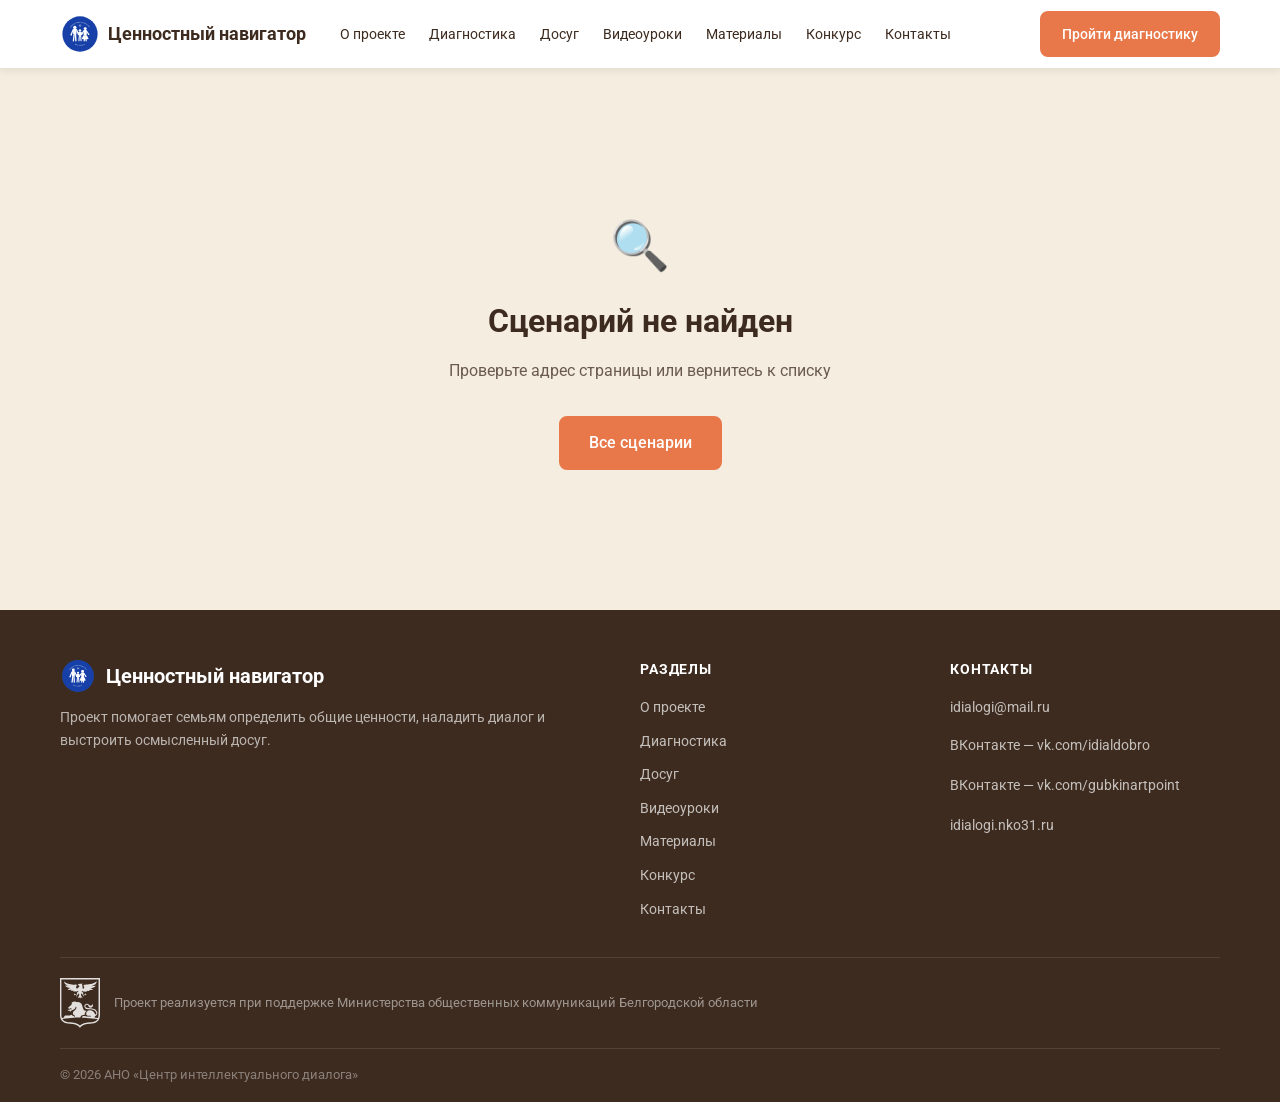
<file: leisure-detail.html>
<!DOCTYPE html>
<html lang="ru">
<head>
  <meta charset="UTF-8">
  <meta name="viewport" content="width=device-width, initial-scale=1.0">
  <title>Сценарий досуга | Ценностный навигатор для семьи</title>
  <meta name="description" content="Подробный сценарий семейного досуга с пошаговой инструкцией, советом психолога и списком необходимых материалов.">
  <link rel="icon" type="image/svg+xml" href="images/logo.svg?v=2">
  <link rel="stylesheet" href="css/style.css?v=14">
</head>
<body>

  <div id="header"></div>

  <main id="detail-main">
    <!-- Контент рендерится через js/leisure-detail.js -->
  </main>

  <div id="footer"></div>

  <script src="js/main.js?v=14"></script>
  <script src="js/leisure-detail.js?v=14"></script>
</body>
</html>
</file>
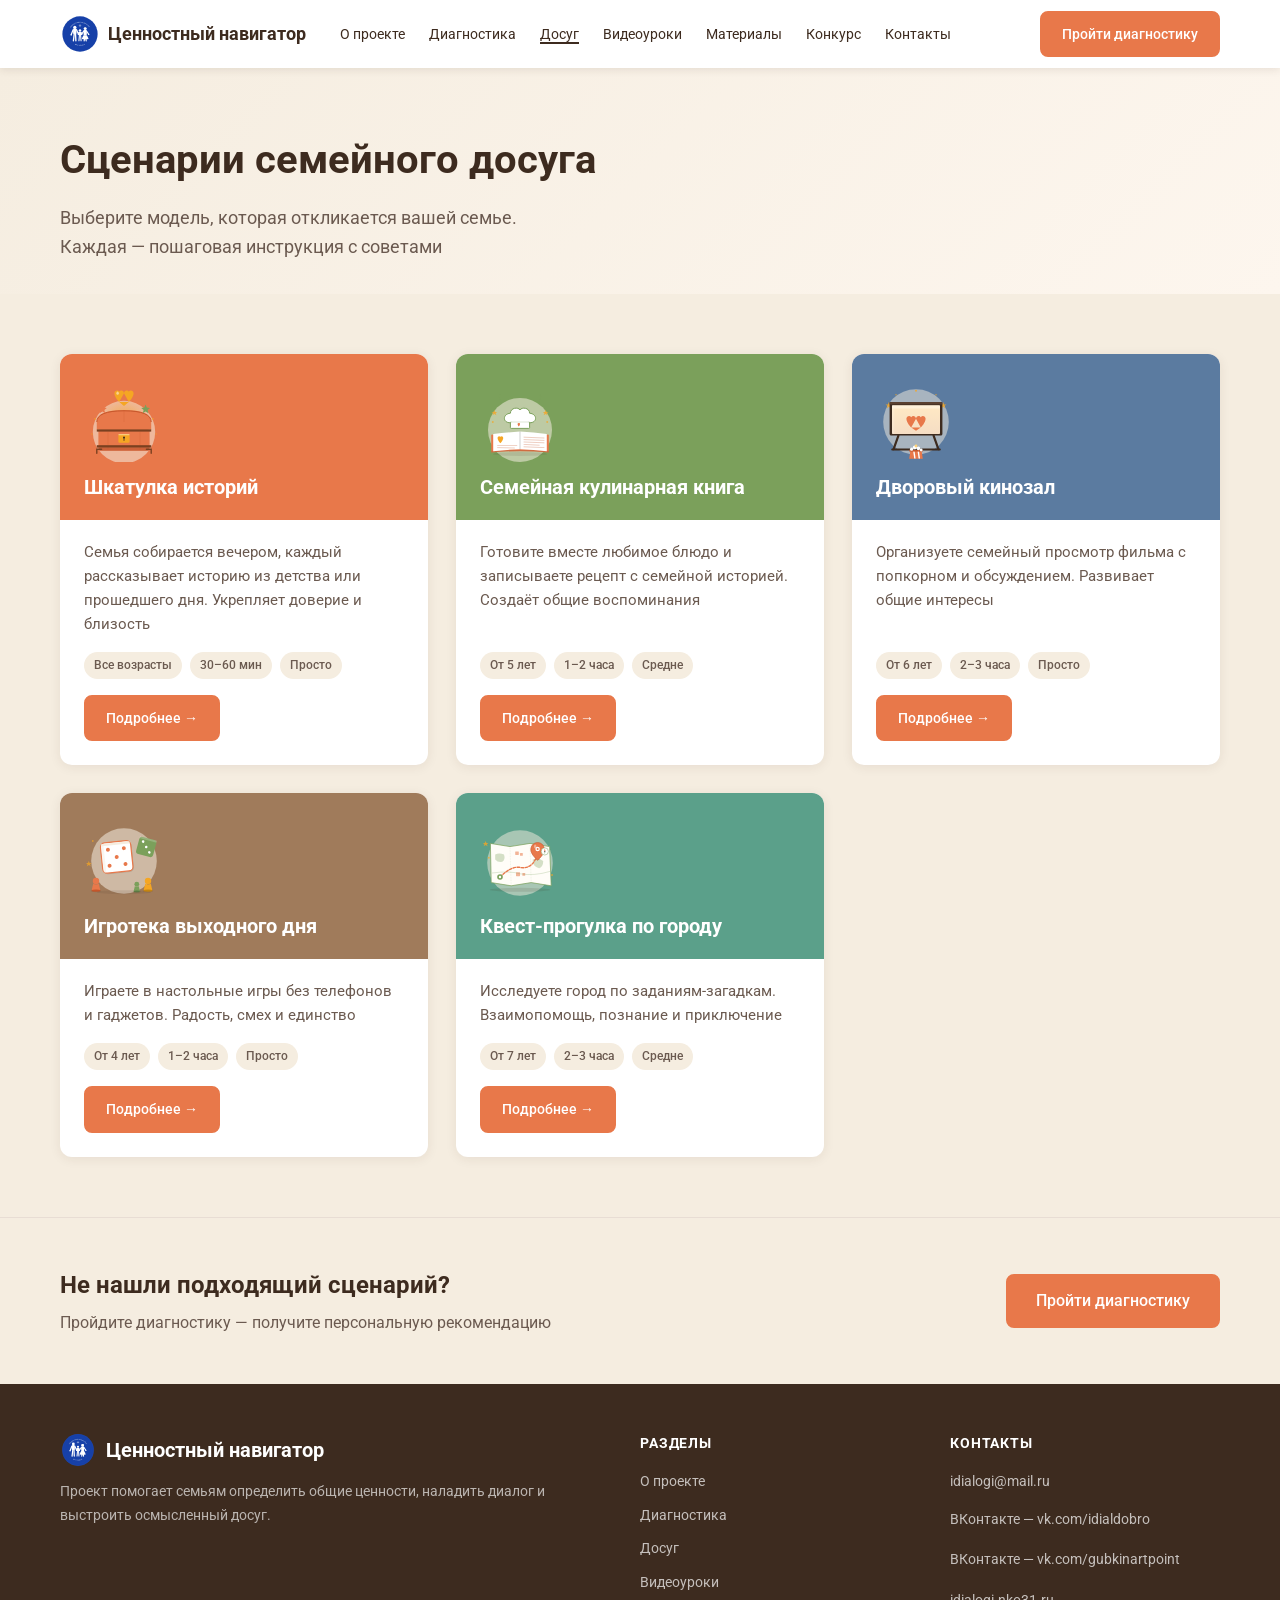
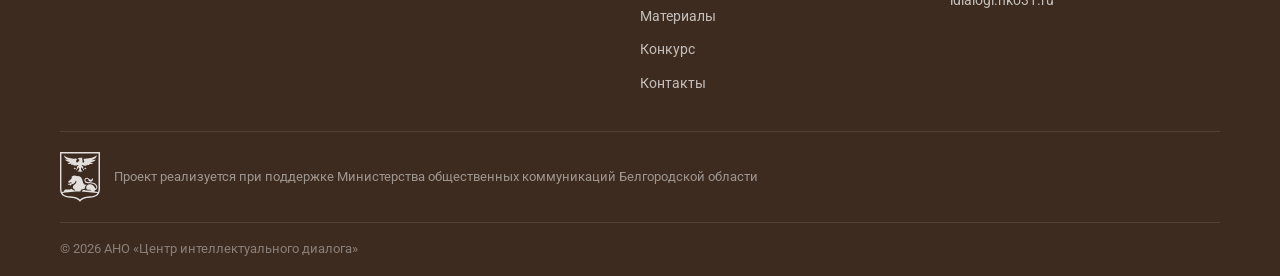
<file: leisure.html>
<!DOCTYPE html>
<html lang="ru">
<head>
  <meta charset="UTF-8">
  <meta name="viewport" content="width=device-width, initial-scale=1.0">
  <title>Сценарии семейного досуга | Ценностный навигатор для семьи</title>
  <meta name="description" content="Пять готовых моделей семейного досуга с пошаговыми инструкциями: Шкатулка историй, Кулинарная книга, Дворовый кинозал, Игротека, Квест-прогулка.">
  <link rel="icon" type="image/svg+xml" href="images/logo.svg?v=2">
  <link rel="stylesheet" href="css/style.css?v=14">
</head>
<body>

  <div id="header"></div>

  <main>

    <!-- ─── Page header ───────────────────────────────── -->
    <section class="page-hero section">
      <div class="container page-hero__inner">
        <h1 class="page-hero__title">Сценарии семейного досуга</h1>
        <p class="page-hero__subtitle">Выберите модель, которая откликается вашей семье.<br>Каждая — пошаговая инструкция с советами</p>
      </div>
    </section>

    <!-- ─── Leisure cards ─────────────────────────────── -->
    <section class="leisure-list section" id="leisure">
      <div class="container">
        <div class="leisure-list__grid">

          <article class="lcard">
            <div class="lcard__head" style="background-color:#E8784A">
              <img src="images/leisure-stories.svg" alt="" class="lcard__emoji">
              <h2 class="lcard__title">Шкатулка историй</h2>
            </div>
            <div class="lcard__body">
              <p class="lcard__desc">Семья собирается вечером, каждый рассказывает историю из детства или прошедшего дня. Укрепляет доверие и близость</p>
              <div class="lcard__tags">
                <span class="lcard__tag">Все возрасты</span>
                <span class="lcard__tag">30–60 мин</span>
                <span class="lcard__tag">Просто</span>
              </div>
              <a href="leisure-detail.html?id=1" class="btn-primary lcard__btn">Подробнее →</a>
            </div>
          </article>

          <article class="lcard">
            <div class="lcard__head" style="background-color:#7BA05B">
              <img src="images/leisure-cookbook.svg" alt="" class="lcard__emoji">
              <h2 class="lcard__title">Семейная кулинарная книга</h2>
            </div>
            <div class="lcard__body">
              <p class="lcard__desc">Готовите вместе любимое блюдо и записываете рецепт с семейной историей. Создаёт общие воспоминания</p>
              <div class="lcard__tags">
                <span class="lcard__tag">От 5 лет</span>
                <span class="lcard__tag">1–2 часа</span>
                <span class="lcard__tag">Средне</span>
              </div>
              <a href="leisure-detail.html?id=2" class="btn-primary lcard__btn">Подробнее →</a>
            </div>
          </article>

          <article class="lcard">
            <div class="lcard__head" style="background-color:#5B7BA0">
              <img src="images/leisure-cinema.svg" alt="" class="lcard__emoji">
              <h2 class="lcard__title">Дворовый кинозал</h2>
            </div>
            <div class="lcard__body">
              <p class="lcard__desc">Организуете семейный просмотр фильма с попкорном и обсуждением. Развивает общие интересы</p>
              <div class="lcard__tags">
                <span class="lcard__tag">От 6 лет</span>
                <span class="lcard__tag">2–3 часа</span>
                <span class="lcard__tag">Просто</span>
              </div>
              <a href="leisure-detail.html?id=3" class="btn-primary lcard__btn">Подробнее →</a>
            </div>
          </article>

          <article class="lcard">
            <div class="lcard__head" style="background-color:#A07B5B">
              <img src="images/leisure-games.svg" alt="" class="lcard__emoji">
              <h2 class="lcard__title">Игротека выходного дня</h2>
            </div>
            <div class="lcard__body">
              <p class="lcard__desc">Играете в настольные игры без телефонов и гаджетов. Радость, смех и единство</p>
              <div class="lcard__tags">
                <span class="lcard__tag">От 4 лет</span>
                <span class="lcard__tag">1–2 часа</span>
                <span class="lcard__tag">Просто</span>
              </div>
              <a href="leisure-detail.html?id=4" class="btn-primary lcard__btn">Подробнее →</a>
            </div>
          </article>

          <article class="lcard">
            <div class="lcard__head" style="background-color:#5BA08A">
              <img src="images/leisure-quest.svg" alt="" class="lcard__emoji">
              <h2 class="lcard__title">Квест-прогулка по городу</h2>
            </div>
            <div class="lcard__body">
              <p class="lcard__desc">Исследуете город по заданиям-загадкам. Взаимопомощь, познание и приключение</p>
              <div class="lcard__tags">
                <span class="lcard__tag">От 7 лет</span>
                <span class="lcard__tag">2–3 часа</span>
                <span class="lcard__tag">Средне</span>
              </div>
              <a href="leisure-detail.html?id=5" class="btn-primary lcard__btn">Подробнее →</a>
            </div>
          </article>

        </div>
      </div>
    </section>

    <!-- ─── Bottom CTA ────────────────────────────────── -->
    <section class="leisure-cta">
      <div class="container leisure-cta__inner">
        <div class="leisure-cta__text">
          <h2 class="leisure-cta__title">Не нашли подходящий сценарий?</h2>
          <p class="leisure-cta__subtitle">Пройдите диагностику — получите персональную рекомендацию</p>
        </div>
        <a href="diagnostics.html" class="btn-primary">Пройти диагностику</a>
      </div>
    </section>

  </main>

  <div id="footer"></div>

  <script src="js/main.js?v=14"></script>
</body>
</html>
</file>
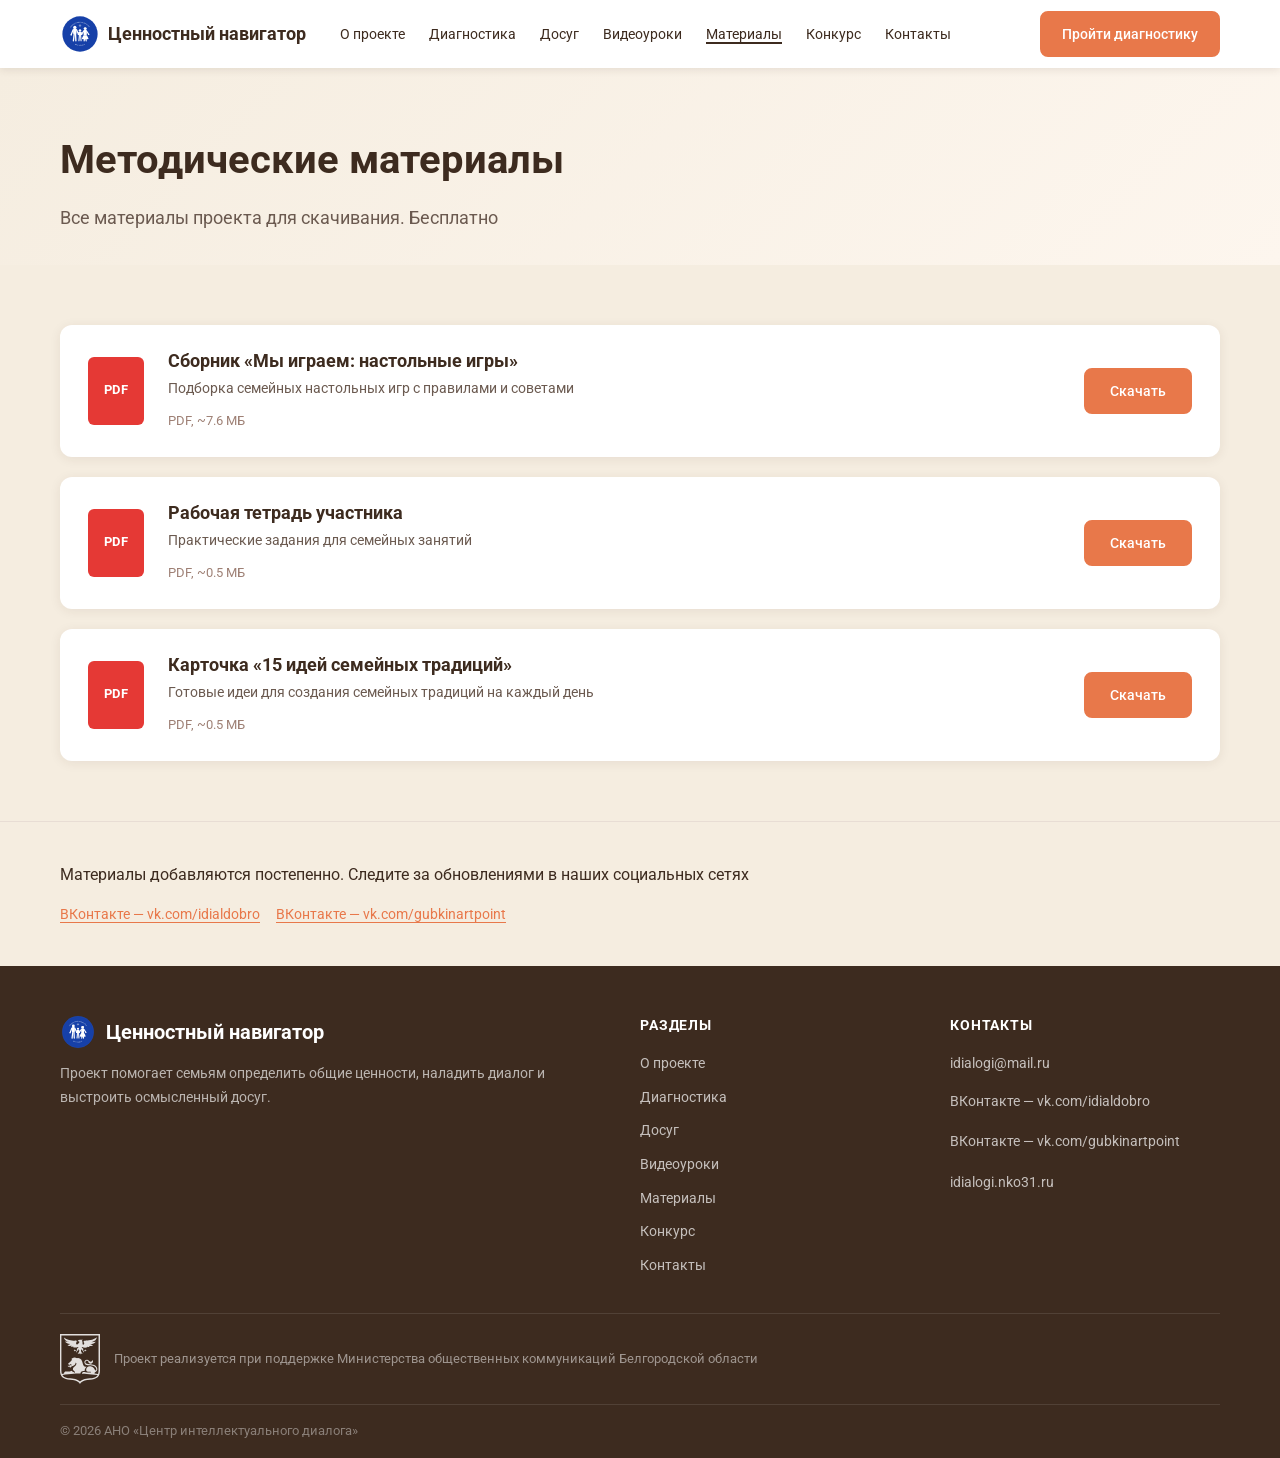
<file: materials.html>
<!DOCTYPE html>
<html lang="ru">
<head>
  <meta charset="UTF-8">
  <meta name="viewport" content="width=device-width, initial-scale=1.0">
  <title>Методические материалы | Ценностный навигатор для семьи</title>
  <meta name="description" content="Бесплатные методические материалы для скачивания: пособие по моделям досуга, рабочая тетрадь участника, карточки семейных традиций.">
  <link rel="icon" type="image/svg+xml" href="images/logo.svg?v=2">
  <link rel="stylesheet" href="css/style.css?v=14">
</head>
<body>

  <div id="header"></div>

  <main>

    <!-- ─── Hero ──────────────────────────────────────────── -->
    <section class="page-hero section">
      <div class="container">
        <h1 class="page-hero__title">Методические материалы</h1>
        <p class="page-hero__subtitle">Все материалы проекта для скачивания. Бесплатно</p>
      </div>
    </section>

    <!-- ─── Materials list ────────────────────────────────── -->
    <section class="materials-list section" id="materials">
      <div class="container">
        <div class="mlist">

          <div class="mcard card">
            <div class="mcard__icon">PDF</div>
            <div class="mcard__body">
              <h2 class="mcard__title">Сборник «Мы играем: настольные игры»</h2>
              <p class="mcard__desc">Подборка семейных настольных игр с правилами и советами</p>
              <span class="mcard__meta">PDF, ~7.6 МБ</span>
            </div>
            <a href="files/nastolnye-igry.pdf" download class="btn-primary mcard__btn">Скачать</a>
          </div>

          <div class="mcard card">
            <div class="mcard__icon">PDF</div>
            <div class="mcard__body">
              <h2 class="mcard__title">Рабочая тетрадь участника</h2>
              <p class="mcard__desc">Практические задания для семейных занятий</p>
              <span class="mcard__meta">PDF, ~0.5 МБ</span>
            </div>
            <a href="files/rabochaya-tetrad.pdf" download class="btn-primary mcard__btn">Скачать</a>
          </div>

          <div class="mcard card">
            <div class="mcard__icon">PDF</div>
            <div class="mcard__body">
              <h2 class="mcard__title">Карточка «15 идей семейных традиций»</h2>
              <p class="mcard__desc">Готовые идеи для создания семейных традиций на каждый день</p>
              <span class="mcard__meta">PDF, ~0.5 МБ</span>
            </div>
            <a href="files/15-idey-traditsiy.pdf" download class="btn-primary mcard__btn">Скачать</a>
          </div>

        </div>
      </div>
    </section>

    <!-- ─── Updates banner ────────────────────────────────── -->
    <section class="materials-banner">
      <div class="container materials-banner__inner">
        <div class="materials-banner__text">
          <p class="materials-banner__msg">Материалы добавляются постепенно. Следите за обновлениями в наших социальных сетях</p>
          <div class="materials-banner__links">
            <a href="https://vk.com/idialdobro" class="materials-banner__link" target="_blank" rel="noopener">ВКонтакте — vk.com/idialdobro</a>
            <a href="https://vk.com/gubkinartpoint" class="materials-banner__link" target="_blank" rel="noopener">ВКонтакте — vk.com/gubkinartpoint</a>
          </div>
        </div>
      </div>
    </section>

  </main>

  <div id="footer"></div>

  <script src="js/main.js?v=14"></script>
</body>
</html>
</file>
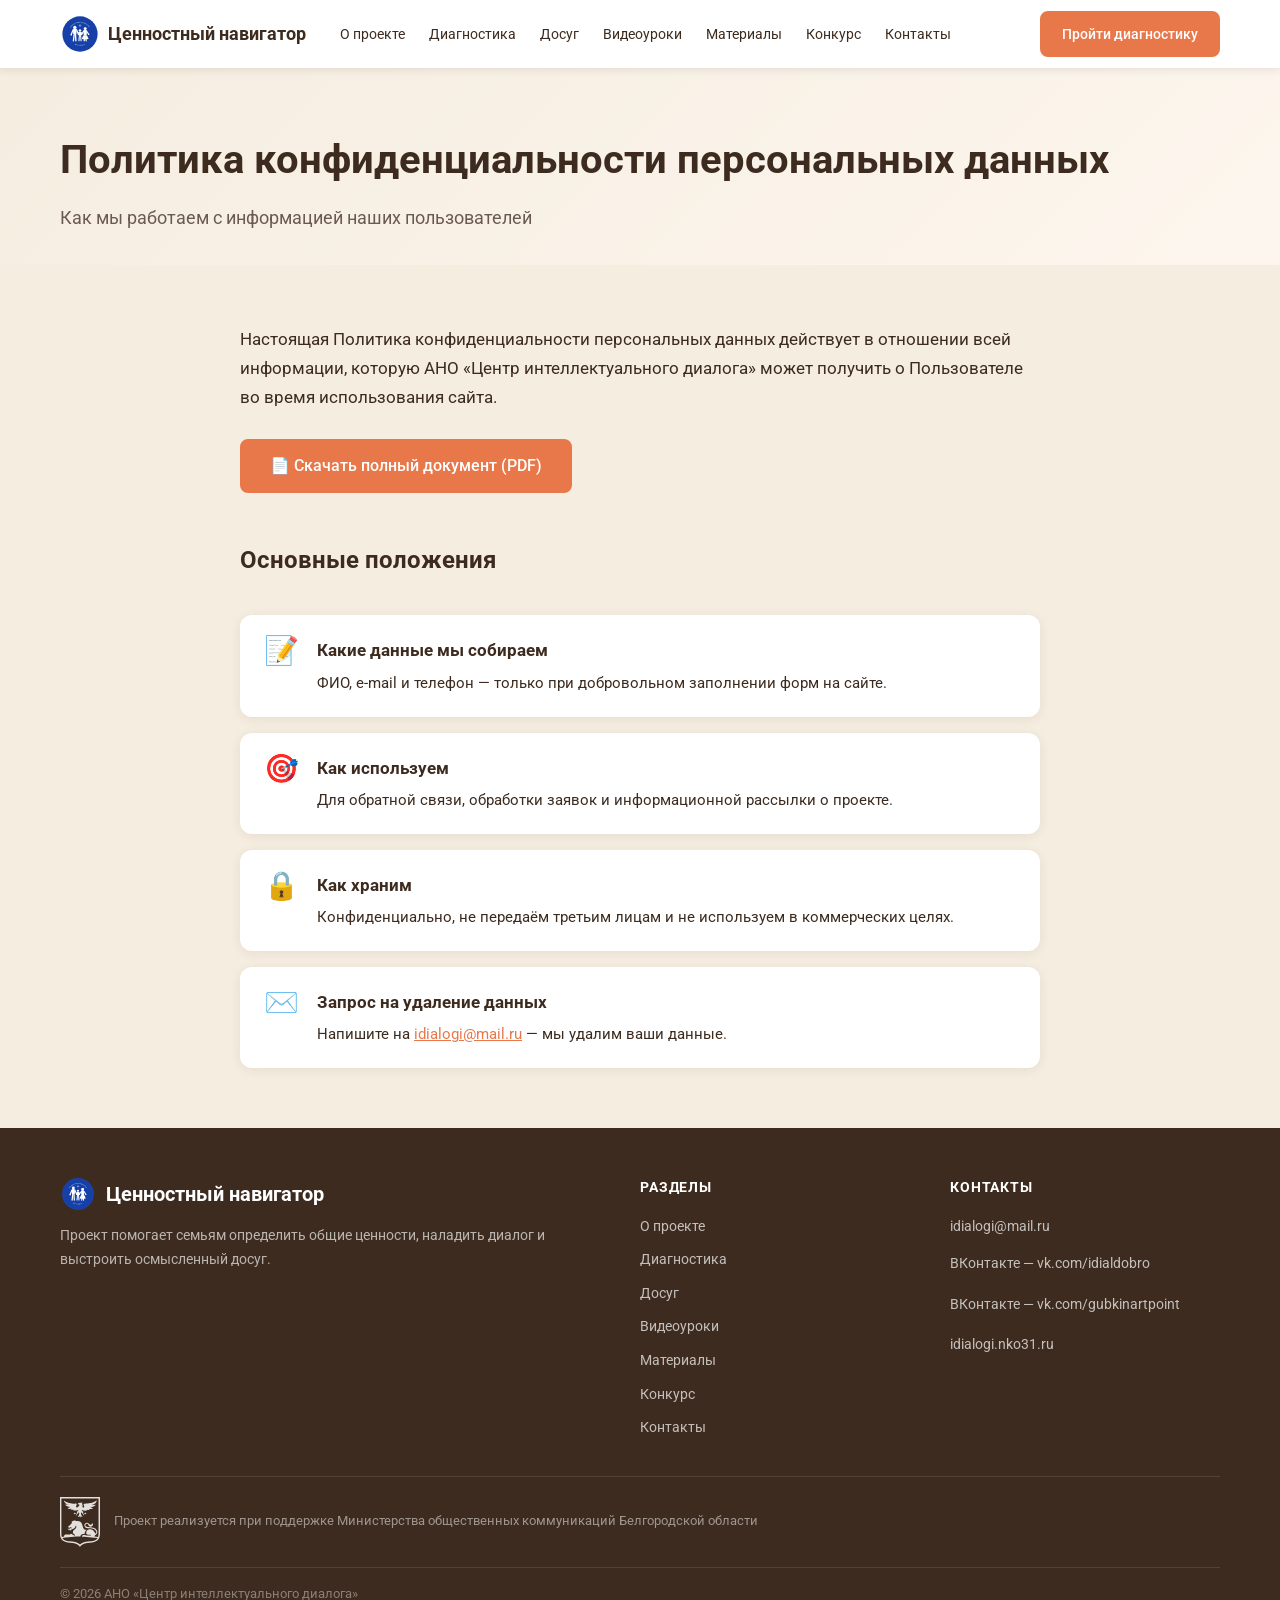
<file: privacy-policy.html>
<!DOCTYPE html>
<html lang="ru">
<head>
  <meta charset="UTF-8">
  <meta name="viewport" content="width=device-width, initial-scale=1.0">
  <title>Политика конфиденциальности | Ценностный навигатор для семьи</title>
  <meta name="description" content="Политика конфиденциальности персональных данных АНО Центр интеллектуального диалога">
  <link rel="icon" type="image/svg+xml" href="images/logo.svg?v=2">
  <link rel="stylesheet" href="css/style.css?v=14">
</head>
<body>

  <div id="header"></div>

  <main>

    <!-- ─── Hero ──────────────────────────────────────────── -->
    <section class="page-hero section">
      <div class="container">
        <h1 class="page-hero__title">Политика конфиденциальности персональных данных</h1>
        <p class="page-hero__subtitle">Как мы работаем с информацией наших пользователей</p>
      </div>
    </section>

    <!-- ─── Privacy content ───────────────────────────────── -->
    <section class="section">
      <div class="container">
        <div class="privacy-page">

          <p class="privacy-page__lead">
            Настоящая Политика конфиденциальности персональных данных действует в отношении всей информации,
            которую АНО «Центр интеллектуального диалога» может получить о Пользователе во время использования сайта.
          </p>

          <a href="https://idialogi.nko31.ru/upload_docs/2272/" target="_blank" rel="noopener" class="btn-primary privacy-page__pdf">
            📄 Скачать полный документ (PDF)
          </a>

          <div class="privacy-page__points">
            <h2 class="privacy-page__points-title">Основные положения</h2>

            <div class="privacy-point card">
              <span class="privacy-point__icon">📝</span>
              <div class="privacy-point__body">
                <h3 class="privacy-point__title">Какие данные мы собираем</h3>
                <p class="privacy-point__desc">ФИО, e-mail и телефон — только при добровольном заполнении форм на сайте.</p>
              </div>
            </div>

            <div class="privacy-point card">
              <span class="privacy-point__icon">🎯</span>
              <div class="privacy-point__body">
                <h3 class="privacy-point__title">Как используем</h3>
                <p class="privacy-point__desc">Для обратной связи, обработки заявок и информационной рассылки о проекте.</p>
              </div>
            </div>

            <div class="privacy-point card">
              <span class="privacy-point__icon">🔒</span>
              <div class="privacy-point__body">
                <h3 class="privacy-point__title">Как храним</h3>
                <p class="privacy-point__desc">Конфиденциально, не передаём третьим лицам и не используем в коммерческих целях.</p>
              </div>
            </div>

            <div class="privacy-point card">
              <span class="privacy-point__icon">✉️</span>
              <div class="privacy-point__body">
                <h3 class="privacy-point__title">Запрос на удаление данных</h3>
                <p class="privacy-point__desc">
                  Напишите на <a href="mailto:idialogi@mail.ru" class="privacy-point__link">idialogi@mail.ru</a> — мы удалим ваши данные.
                </p>
              </div>
            </div>
          </div>

        </div>
      </div>
    </section>

  </main>

  <div id="footer"></div>

  <script src="js/main.js?v=14"></script>
</body>
</html>
</file>
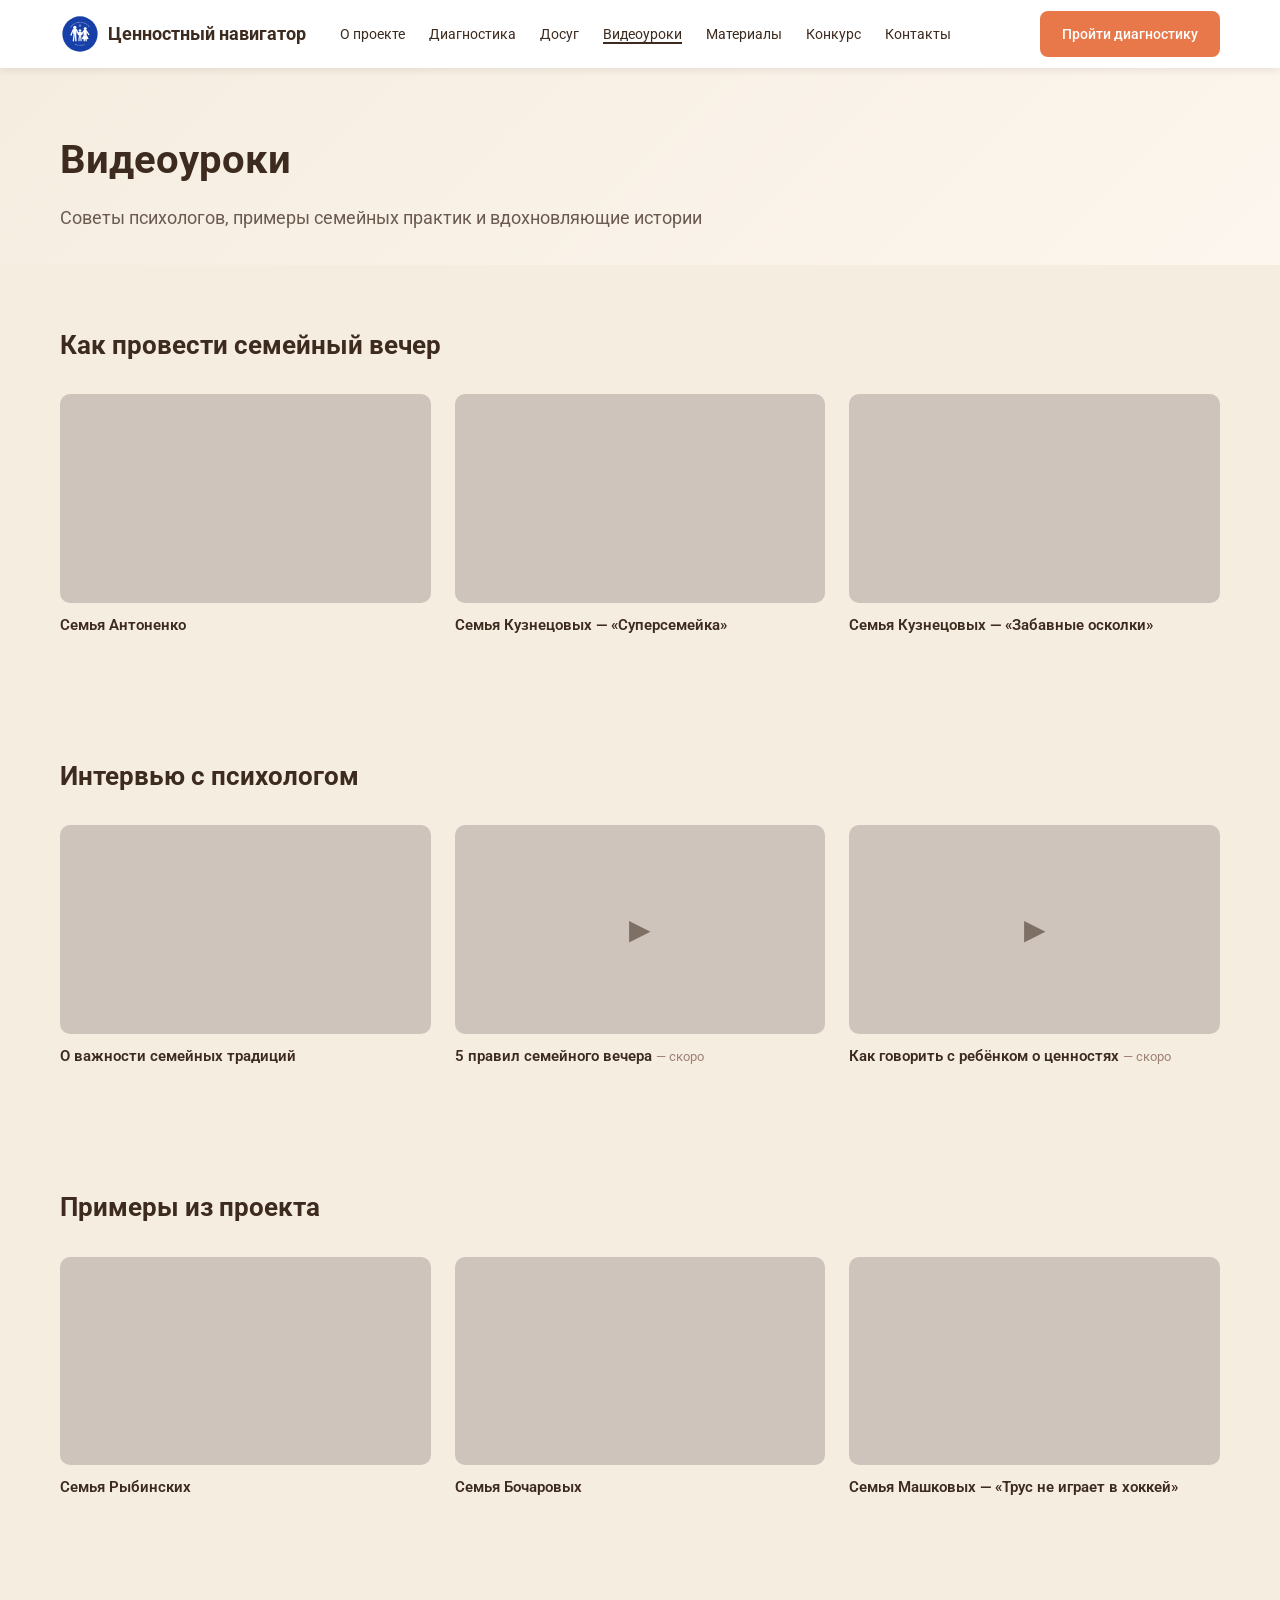
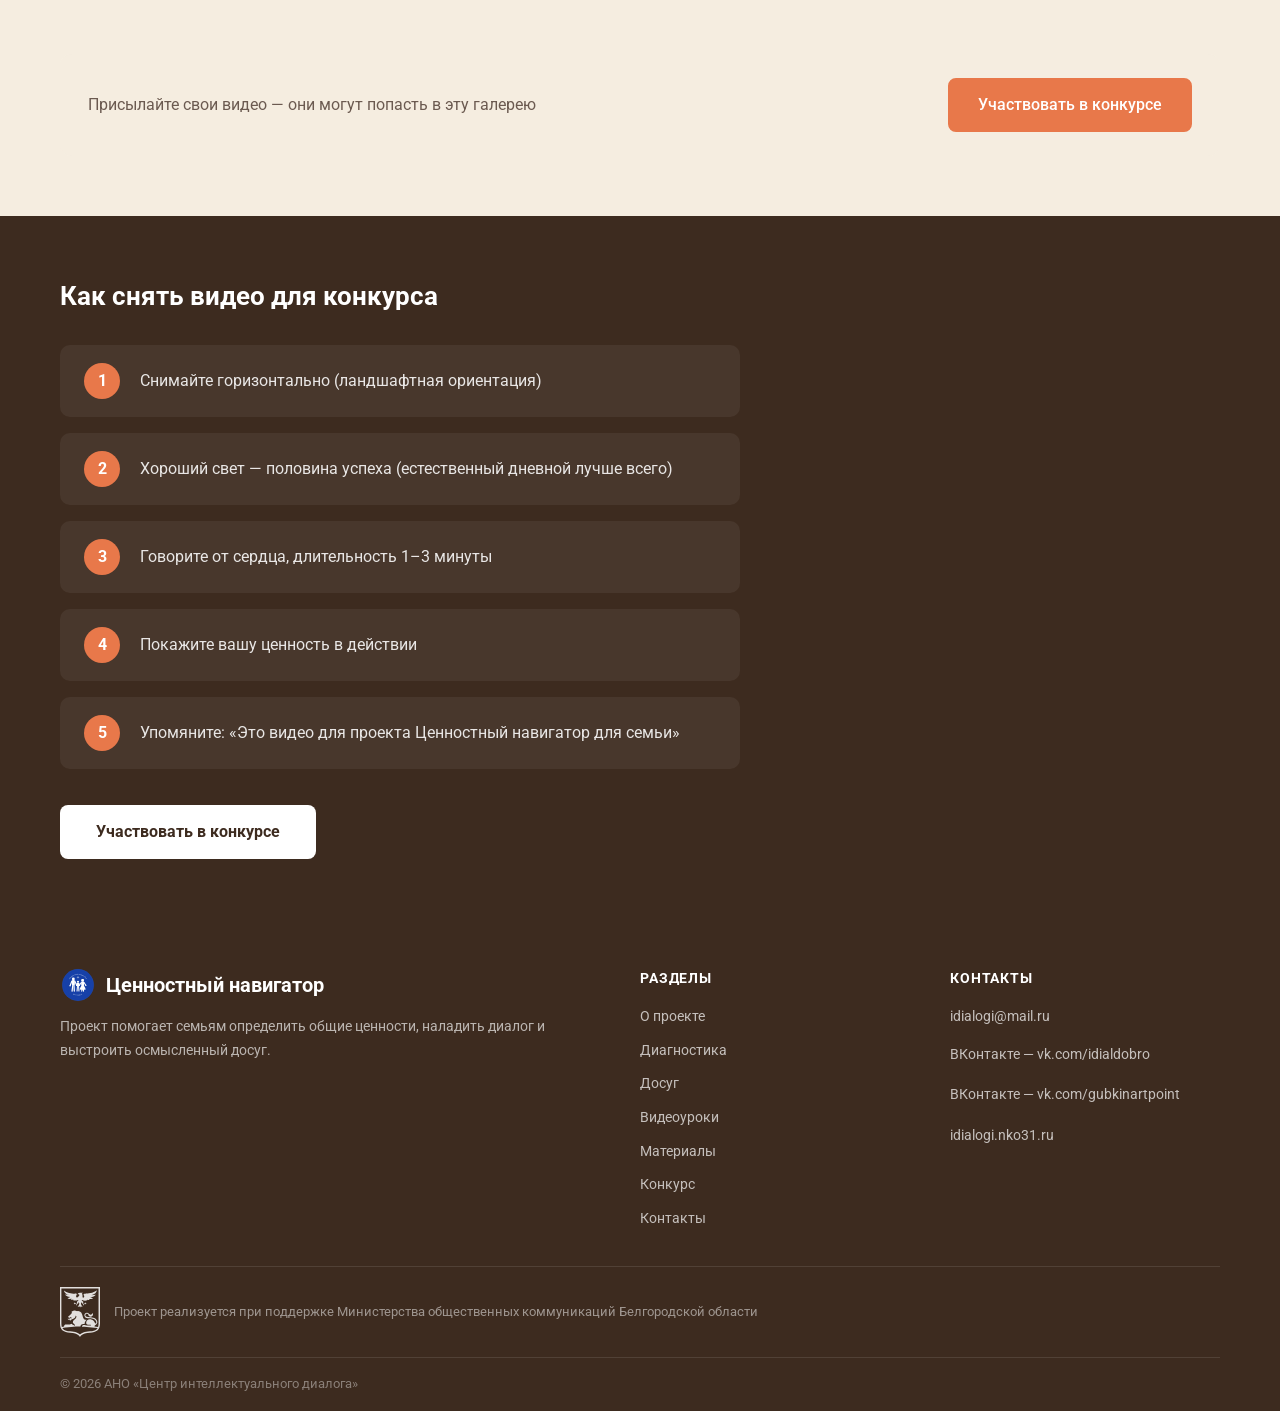
<file: videos.html>
<!DOCTYPE html>
<html lang="ru">
<head>
  <meta charset="UTF-8">
  <meta name="viewport" content="width=device-width, initial-scale=1.0">
  <title>Видеоуроки | Ценностный навигатор для семьи</title>
  <meta name="description" content="Видеоуроки проекта: советы психологов о семейных ценностях, примеры семейных практик и советы по участию в конкурсе.">
  <link rel="icon" type="image/svg+xml" href="images/logo.svg?v=2">
  <link rel="stylesheet" href="css/style.css?v=14">
</head>
<body>

  <div id="header"></div>

  <main>

    <!-- ─── Hero ──────────────────────────────────────────── -->
    <section class="page-hero section">
      <div class="container">
        <h1 class="page-hero__title">Видеоуроки</h1>
        <p class="page-hero__subtitle">Советы психологов, примеры семейных практик и вдохновляющие истории</p>
      </div>
    </section>

    <!-- Видео-галерея рендерится из Google-таблицы (js/videos.js).
         Разметка ниже — fallback: показывается, пока таблица не подключена
         (SHEET_ID в videos.js) или если Google недоступен. -->
    <div id="video-sections">

    <!-- ─── Секция 1: Семейный вечер ─────────────────────── -->
    <section class="vpage-section section" id="video">
      <div class="container">
        <h2 class="vpage-section__title">Как провести семейный вечер</h2>
        <div class="vcards-grid">

          <article class="vcard">
            <div class="vcard__thumb">
              <iframe class="vcard__iframe"
                      src="https://vkvideo.ru/video_ext.php?oid=-226613844&id=456239020&hash=f0e6a514ff412e8f&hd=3"
                      allow="autoplay; encrypted-media; fullscreen; picture-in-picture; screen-wake-lock;"
                      allowfullscreen></iframe>
            </div>
            <div class="vcard__info">
              <h3 class="vcard__title">Семья Антоненко</h3>
            </div>
          </article>

          <article class="vcard">
            <div class="vcard__thumb">
              <iframe class="vcard__iframe"
                      src="https://vkvideo.ru/video_ext.php?oid=-226613844&id=456239021&hash=65e23b9b17addf25&hd=3"
                      allow="autoplay; encrypted-media; fullscreen; picture-in-picture; screen-wake-lock;"
                      allowfullscreen></iframe>
            </div>
            <div class="vcard__info">
              <h3 class="vcard__title">Семья Кузнецовых — «Суперсемейка»</h3>
            </div>
          </article>

          <article class="vcard">
            <div class="vcard__thumb">
              <iframe class="vcard__iframe"
                      src="https://vkvideo.ru/video_ext.php?oid=-226613844&id=456239023&hash=e5bc512516af5fb6&hd=3"
                      allow="autoplay; encrypted-media; fullscreen; picture-in-picture; screen-wake-lock;"
                      allowfullscreen></iframe>
            </div>
            <div class="vcard__info">
              <h3 class="vcard__title">Семья Кузнецовых — «Забавные осколки»</h3>
            </div>
          </article>

        </div>
      </div>
    </section>

    <!-- ─── Секция 2: Интервью с психологом ──────────────── -->
    <section class="vpage-section vpage-section--warm section">
      <div class="container">
        <h2 class="vpage-section__title">Интервью с психологом</h2>
        <div class="vcards-grid">

          <article class="vcard">
            <div class="vcard__thumb">
              <iframe class="vcard__iframe"
                      src="https://vkvideo.ru/video_ext.php?oid=-226613844&id=456239018&hash=0f73cbf29ae6bc91&hd=3"
                      allow="autoplay; encrypted-media; fullscreen; picture-in-picture; screen-wake-lock;"
                      allowfullscreen></iframe>
            </div>
            <div class="vcard__info">
              <h3 class="vcard__title">О важности семейных традиций</h3>
            </div>
          </article>

          <article class="vcard">
            <div class="vcard__thumb">
              <button class="vcard__play" aria-label="Скоро">▶</button>
            </div>
            <div class="vcard__info">
              <h3 class="vcard__title">5 правил семейного вечера <small style="color:#9e8075;font-weight:400">— скоро</small></h3>
            </div>
          </article>

          <article class="vcard">
            <div class="vcard__thumb">
              <button class="vcard__play" aria-label="Скоро">▶</button>
            </div>
            <div class="vcard__info">
              <h3 class="vcard__title">Как говорить с ребёнком о ценностях <small style="color:#9e8075;font-weight:400">— скоро</small></h3>
            </div>
          </article>

        </div>
      </div>
    </section>

    <!-- ─── Секция 3: Примеры из проекта ─────────────────── -->
    <section class="vpage-section section">
      <div class="container">
        <h2 class="vpage-section__title">Примеры из проекта</h2>
        <div class="vcards-grid">

          <article class="vcard">
            <div class="vcard__thumb">
              <iframe class="vcard__iframe"
                      src="https://vkvideo.ru/video_ext.php?oid=-226613844&id=456239024"
                      allow="autoplay; encrypted-media; fullscreen; picture-in-picture; screen-wake-lock;"
                      allowfullscreen></iframe>
            </div>
            <div class="vcard__info">
              <h3 class="vcard__title">Семья Рыбинских</h3>
            </div>
          </article>

          <article class="vcard">
            <div class="vcard__thumb">
              <iframe class="vcard__iframe"
                      src="https://vkvideo.ru/video_ext.php?oid=-226613844&id=456239025"
                      allow="autoplay; encrypted-media; fullscreen; picture-in-picture; screen-wake-lock;"
                      allowfullscreen></iframe>
            </div>
            <div class="vcard__info">
              <h3 class="vcard__title">Семья Бочаровых</h3>
            </div>
          </article>

          <article class="vcard">
            <div class="vcard__thumb">
              <iframe class="vcard__iframe"
                      src="https://vkvideo.ru/video_ext.php?oid=-226613844&id=456239022&hash=ea1976669218a234&hd=3"
                      allow="autoplay; encrypted-media; fullscreen; picture-in-picture; screen-wake-lock;"
                      allowfullscreen></iframe>
            </div>
            <div class="vcard__info">
              <h3 class="vcard__title">Семья Машковых — «Трус не играет в хоккей»</h3>
            </div>
          </article>

        </div>
      </div>
    </section>

    </div><!-- /#video-sections -->

    <!-- ─── Приглашение ──────────────────────────────────── -->
    <section class="vpage-section section">
      <div class="container">
        <div class="vpage-invite">
          <p class="vpage-invite__text">Присылайте свои видео — они могут попасть в эту галерею</p>
          <a href="contest.html" class="btn-primary">Участвовать в конкурсе</a>
        </div>
      </div>
    </section>

    <!-- ─── Секция 4: Советы по съёмке ──────────────────── -->
    <section class="vpage-section vpage-section--dark section" id="contest">
      <div class="container">
        <h2 class="vpage-section__title vpage-section__title--light">Как снять видео для конкурса</h2>
        <div class="vtips">

          <div class="vtip">
            <span class="vtip__num">1</span>
            <p class="vtip__text">Снимайте горизонтально (ландшафтная ориентация)</p>
          </div>
          <div class="vtip">
            <span class="vtip__num">2</span>
            <p class="vtip__text">Хороший свет — половина успеха (естественный дневной лучше всего)</p>
          </div>
          <div class="vtip">
            <span class="vtip__num">3</span>
            <p class="vtip__text">Говорите от сердца, длительность 1–3 минуты</p>
          </div>
          <div class="vtip">
            <span class="vtip__num">4</span>
            <p class="vtip__text">Покажите вашу ценность в действии</p>
          </div>
          <div class="vtip">
            <span class="vtip__num">5</span>
            <p class="vtip__text">Упомяните: «Это видео для проекта Ценностный навигатор для семьи»</p>
          </div>

        </div>
        <a href="contest.html" class="btn-white" style="margin-top:36px;display:inline-block">Участвовать в конкурсе</a>
      </div>
    </section>

  </main>

  <div id="footer"></div>

  <script src="js/main.js?v=14"></script>
  <script src="js/videos.js?v=1"></script>
</body>
</html>
</file>
<file: css/style.css>
@import url('https://fonts.googleapis.com/css2?family=Roboto:wght@400;500;700&display=swap');

:root {
  --color-primary: #E8784A;
  --color-secondary: #7BA05B;
  --color-accent: #F5A623;
  --color-warm: #F5EDE0;
  --color-dark: #3D2B1F;
  --color-white: #FFFFFF;
  --font-main: 'Roboto', sans-serif;
}

/* Reset */
*, *::before, *::after {
  box-sizing: border-box;
  margin: 0;
  padding: 0;
}

html {
  scroll-behavior: smooth;
}

body {
  font-family: var(--font-main);
  font-size: 16px;
  line-height: 1.6;
  color: var(--color-dark);
  background-color: var(--color-warm);
}

img {
  max-width: 100%;
  display: block;
}

a {
  color: inherit;
  text-decoration: none;
}

ul {
  list-style: none;
}

/* Layout */
.container {
  max-width: 1200px;
  margin: 0 auto;
  padding: 0 20px;
}

/* Buttons */
.btn-primary {
  display: inline-block;
  padding: 12px 28px;
  background-color: var(--color-primary);
  color: var(--color-white);
  font-family: var(--font-main);
  font-size: 16px;
  font-weight: 500;
  border: 2px solid var(--color-primary);
  border-radius: 8px;
  cursor: pointer;
  transition: all 0.2s ease;
}

.btn-primary:hover {
  background-color: #d4673a;
  border-color: #d4673a;
}

.btn-primary:active {
  transform: scale(0.98);
}

.btn-secondary {
  display: inline-block;
  padding: 12px 28px;
  background-color: transparent;
  color: var(--color-primary);
  font-family: var(--font-main);
  font-size: 16px;
  font-weight: 500;
  border: 2px solid var(--color-primary);
  border-radius: 8px;
  cursor: pointer;
  transition: all 0.2s ease;
}

.btn-secondary:hover {
  background-color: var(--color-primary);
  color: var(--color-white);
}

/* Card */
.card {
  background-color: var(--color-white);
  border-radius: 12px;
  padding: 24px;
  box-shadow: 0 2px 12px rgba(61, 43, 31, 0.08);
}

/* Section */
.section {
  padding: 60px 0;
}

.section-title {
  font-size: 32px;
  font-weight: 700;
  color: var(--color-dark);
  line-height: 1.3;
  margin-bottom: 16px;
}

/* ─── Header ─────────────────────────────────────────── */
.site-header {
  position: sticky;
  top: 0;
  z-index: 100;
  background-color: var(--color-white);
  box-shadow: 0 2px 8px rgba(61, 43, 31, 0.1);
}

.site-header__inner {
  display: flex;
  align-items: center;
  gap: 24px;
  height: 68px;
}

.site-header__logo {
  display: flex;
  align-items: center;
  gap: 8px;
  flex-shrink: 0;
  text-decoration: none;
}

.site-header__logo-icon {
  width: 40px;
  height: 40px;
  display: block;
  flex-shrink: 0;
}

.site-header__logo-text {
  font-size: 18px;
  font-weight: 700;
  color: var(--color-dark);
  white-space: nowrap;
}

.site-header__cta {
  flex-shrink: 0;
  margin-left: auto;
  font-size: 14px;
  padding: 10px 20px;
}

/* Nav active states */
.nav__link.active,
.nav__link--active {
  color: var(--color-primary);
  font-weight: 500;
}

.nav__link--active {
  text-decoration: underline;
  text-underline-offset: 3px;
  text-decoration-thickness: 2px;
}

.nav__list {
  display: flex;
  align-items: center;
  gap: 4px;
}

.nav__link {
  display: block;
  padding: 6px 10px;
  font-size: 14px;
  font-weight: 400;
  color: var(--color-dark);
  border-radius: 6px;
  transition: color 0.2s ease, background-color 0.2s ease;
  white-space: nowrap;
}

.nav__link:hover {
  color: var(--color-primary);
  background-color: rgba(232, 120, 74, 0.06);
}

/* ─── Footer ──────────────────────────────────────────── */
.site-footer {
  background-color: var(--color-dark);
  color: rgba(255, 255, 255, 0.8);
  padding: 48px 0 0;
}

.site-footer__top {
  display: grid;
  grid-template-columns: 2fr 1fr 1fr;
  gap: 40px;
  padding-bottom: 36px;
  border-bottom: 1px solid rgba(255, 255, 255, 0.1);
}

.site-footer__logo {
  display: inline-flex;
  align-items: center;
  gap: 10px;
  font-size: 20px;
  font-weight: 700;
  color: var(--color-white);
  margin-bottom: 12px;
  text-decoration: none;
}

.site-footer__logo-icon {
  width: 36px;
  height: 36px;
  display: block;
  flex-shrink: 0;
}

.site-footer__desc {
  font-size: 14px;
  line-height: 1.7;
  color: rgba(255, 255, 255, 0.65);
}

.site-footer__col-title {
  font-size: 14px;
  font-weight: 700;
  color: var(--color-white);
  text-transform: uppercase;
  letter-spacing: 0.06em;
  margin-bottom: 14px;
}

.site-footer__link {
  display: inline-block;
  font-size: 14px;
  color: rgba(255, 255, 255, 0.7);
  text-decoration: none;
  transition: color 0.2s ease;
}

.site-footer__link:hover {
  color: var(--color-accent);
}

.site-footer__social-list {
  display: flex;
  flex-direction: column;
  gap: 10px;
}

.site-footer__nav-list {
  display: flex;
  flex-direction: column;
  gap: 8px;
}

.site-footer__support {
  display: flex;
  align-items: center;
  gap: 14px;
  padding: 20px 0;
  font-size: 13px;
  color: rgba(255, 255, 255, 0.5);
  border-bottom: 1px solid rgba(255, 255, 255, 0.1);
}

.site-footer__ministry-logo {
  display: block;
  width: 40px;
  height: 50px;
  flex-shrink: 0;
  /* Invert to white on dark footer */
  filter: brightness(0) invert(1);
  opacity: 0.85;
}

@media (max-width: 480px) {
  .site-footer__support {
    flex-direction: column;
    align-items: flex-start;
    gap: 10px;
  }
}

.site-footer__bottom {
  padding: 16px 0;
  font-size: 13px;
  color: rgba(255, 255, 255, 0.4);
}

/* Burger menu */
.burger {
  display: none;
  flex-direction: column;
  gap: 5px;
  background: none;
  border: none;
  cursor: pointer;
  padding: 4px;
}

.burger__line {
  width: 24px;
  height: 2px;
  background-color: var(--color-dark);
  border-radius: 2px;
  transition: transform 0.3s ease, opacity 0.3s ease;
}

.burger.active .burger__line:nth-child(1) {
  transform: translateY(7px) rotate(45deg);
}

.burger.active .burger__line:nth-child(2) {
  opacity: 0;
}

.burger.active .burger__line:nth-child(3) {
  transform: translateY(-7px) rotate(-45deg);
}

/* ─── Hero ────────────────────────────────────────────── */
.hero {
  background: linear-gradient(135deg, #F5EDE0 0%, #FDF6EE 100%);
  padding: 80px 0 60px;
}

.hero__inner {
  display: grid;
  grid-template-columns: 3fr 2fr;
  gap: 48px;
  align-items: center;
}

.hero__badge {
  display: inline-block;
  padding: 6px 14px;
  background-color: rgba(232, 120, 74, 0.12);
  color: var(--color-primary);
  font-size: 13px;
  font-weight: 500;
  border-radius: 20px;
  margin-bottom: 20px;
}

.hero__title {
  font-size: 44px;
  font-weight: 700;
  color: var(--color-dark);
  line-height: 1.2;
  margin-bottom: 16px;
}

.hero__subtitle {
  font-size: 18px;
  color: #6b5a50;
  line-height: 1.6;
  margin-bottom: 32px;
  max-width: 520px;
}

.hero__actions {
  display: flex;
  gap: 16px;
  flex-wrap: wrap;
  margin-bottom: 40px;
}

.hero__stats {
  display: flex;
  gap: 36px;
}

.hero__stat {
  display: flex;
  flex-direction: column;
}

.hero__stat-value {
  font-size: 28px;
  font-weight: 700;
  color: var(--color-primary);
  line-height: 1;
}

.hero__stat-label {
  font-size: 13px;
  color: #9e8075;
  margin-top: 4px;
}

.hero__visual {
  display: flex;
  justify-content: center;
}

.hero__card {
  background: var(--color-white);
  border-radius: 20px;
  box-shadow: 0 12px 40px rgba(61, 43, 31, 0.12);
  padding: 48px 40px;
  text-align: center;
  width: 100%;
  max-width: 320px;
}

.hero__card-icon {
  display: block;
  width: 100%;
  max-width: 280px;
  height: auto;
  margin: 0 auto 20px;
}

.hero__card-text {
  font-size: 22px;
  font-weight: 700;
  color: var(--color-dark);
  line-height: 1.4;
}

/* ─── How it works ────────────────────────────────────── */
.how-it-works {
  background-color: var(--color-white);
}

.how-it-works__title {
  text-align: center;
  margin-bottom: 48px;
}

.how-it-works__steps {
  display: grid;
  grid-template-columns: repeat(3, 1fr);
  gap: 32px;
}

.how-it-works__step {
  text-align: center;
  padding: 32px 24px;
  border-radius: 12px;
  background-color: var(--color-warm);
  position: relative;
}

.step__number {
  display: inline-flex;
  align-items: center;
  justify-content: center;
  width: 36px;
  height: 36px;
  background-color: var(--color-primary);
  color: var(--color-white);
  font-size: 16px;
  font-weight: 700;
  border-radius: 50%;
  margin-bottom: 16px;
}

.step__icon {
  display: block;
  width: 96px;
  height: 96px;
  margin: 0 auto 16px;
}

.step__title {
  font-size: 18px;
  font-weight: 700;
  color: var(--color-dark);
  margin-bottom: 10px;
}

.step__desc {
  font-size: 15px;
  color: #6b5a50;
  line-height: 1.6;
}

/* ─── Leisure preview ─────────────────────────────────── */
.leisure-preview {
  background-color: var(--color-warm);
}

.leisure-preview__subtitle {
  font-size: 17px;
  color: #6b5a50;
  margin-top: -8px;
  margin-bottom: 36px;
}

.leisure-preview__grid {
  display: grid;
  grid-template-columns: repeat(3, 1fr);
  gap: 24px;
}

.leisure-card {
  display: flex;
  flex-direction: column;
}

.leisure-card__icon {
  display: block;
  width: 80px;
  height: 80px;
  margin-bottom: 16px;
}

.leisure-card__title {
  font-size: 17px;
  font-weight: 700;
  color: var(--color-dark);
  margin-bottom: 10px;
}

.leisure-card__desc {
  font-size: 14px;
  color: #6b5a50;
  line-height: 1.6;
  flex: 1;
  margin-bottom: 16px;
}

.leisure-card__link {
  font-size: 14px;
  font-weight: 500;
  color: var(--color-primary);
  transition: opacity 0.2s ease;
}

.leisure-card__link:hover {
  opacity: 0.75;
}

/* ─── News preview ────────────────────────────────────── */
.news-preview {
  background-color: var(--color-white);
}

.news-preview__grid {
  display: grid;
  grid-template-columns: repeat(3, 1fr);
  gap: 24px;
  margin-top: 36px;
}

.news-card {
  display: flex;
  flex-direction: column;
}

/* Медиа в карточке (картинка / видео) — необязательно, из Google-таблицы */
.news-card__media {
  margin-bottom: 14px;
  border-radius: 10px;
  overflow: hidden;
  background: var(--color-warm);
}

.news-card__media--video {
  position: relative;
  aspect-ratio: 16 / 9;
}

.news-card__media--video iframe {
  position: absolute;
  inset: 0;
  width: 100%;
  height: 100%;
  border: 0;
}

.news-card__img {
  display: block;
  width: 100%;
  aspect-ratio: 16 / 9;
  object-fit: cover;
}

.news-card__date {
  display: block;
  font-size: 13px;
  color: #9e8075;
  margin-bottom: 10px;
}

.news-card__title {
  font-size: 18px;
  font-weight: 700;
  color: var(--color-dark);
  margin-bottom: 10px;
}

.news-card__text {
  font-size: 14px;
  color: #6b5a50;
  line-height: 1.6;
  flex: 1;
  margin-bottom: 16px;
}

.news-card__link {
  font-size: 14px;
  font-weight: 500;
  color: var(--color-primary);
  transition: opacity 0.2s ease;
}

.news-card__link:hover {
  opacity: 0.75;
}

/* ─── Video section ───────────────────────────────────── */
.video-section {
  background-color: var(--color-warm);
}

.video-section__title {
  text-align: center;
  margin-bottom: 32px;
}

.video-section__wrapper {
  max-width: 800px;
  margin: 0 auto;
}

.video-section__player {
  position: relative;
  width: 100%;
  padding-top: 56.25%;
  background-color: #d4c8be;
  border-radius: 12px;
  display: flex;
  align-items: center;
  justify-content: center;
  overflow: hidden;
  margin-bottom: 16px;
}

.video-section__play,
.video-section__placeholder {
  position: absolute;
  top: 50%;
  left: 50%;
  transform: translate(-50%, -50%);
  color: rgba(61, 43, 31, 0.5);
  pointer-events: none;
}

.video-section__play {
  font-size: 52px;
  transform: translate(-50%, -50%) translateY(-24px);
}

.video-section__placeholder {
  font-size: 15px;
  transform: translate(-50%, -50%) translateY(24px);
}

.video-section__caption {
  text-align: center;
  font-size: 15px;
  color: #6b5a50;
}

/* ─── CTA section ─────────────────────────────────────── */
.cta-section {
  background-color: var(--color-primary);
  padding: 72px 0;
}

.cta-section__inner {
  text-align: center;
}

.cta-section__title {
  font-size: 36px;
  font-weight: 700;
  color: var(--color-white);
  margin-bottom: 12px;
}

.cta-section__subtitle {
  font-size: 18px;
  color: rgba(255, 255, 255, 0.85);
  margin-bottom: 32px;
}

.btn-white {
  display: inline-block;
  padding: 14px 36px;
  background-color: var(--color-white);
  color: var(--color-dark);
  font-family: var(--font-main);
  font-size: 16px;
  font-weight: 700;
  border: none;
  border-radius: 8px;
  cursor: pointer;
  transition: opacity 0.2s ease, transform 0.1s ease;
}

.btn-white:hover {
  opacity: 0.92;
}

.btn-white:active {
  transform: scale(0.98);
}

/* ─── Responsive ──────────────────────────────────────── */
@media (max-width: 1024px) {
  .leisure-preview__grid {
    grid-template-columns: repeat(2, 1fr);
  }
}

@media (max-width: 768px) {
  .burger {
    display: flex;
  }

  .site-header__cta {
    display: none;
  }

  .nav {
    display: none;
    position: absolute;
    top: 68px;
    left: 0;
    right: 0;
    background-color: var(--color-white);
    padding: 16px 20px 20px;
    box-shadow: 0 4px 12px rgba(61, 43, 31, 0.1);
  }

  .nav.active {
    display: block;
  }

  .nav__list {
    flex-direction: column;
    align-items: flex-start;
    gap: 2px;
  }

  .nav__link {
    font-size: 16px;
    padding: 10px 12px;
    width: 100%;
  }

  .section-title {
    font-size: 24px;
  }

  .site-footer__top {
    grid-template-columns: 1fr;
    gap: 28px;
  }

  /* Hero */
  .hero {
    padding: 48px 0 40px;
  }

  .hero__inner {
    grid-template-columns: 1fr;
    gap: 36px;
  }

  .hero__title {
    font-size: 30px;
  }

  .hero__subtitle {
    font-size: 16px;
  }

  .hero__stats {
    gap: 24px;
  }

  .hero__visual {
    order: -1;
  }

  .hero__card {
    max-width: 100%;
    padding: 32px 24px;
  }

  .hero__card-icon {
    max-width: 220px;
  }

  /* Steps */
  .how-it-works__steps {
    grid-template-columns: 1fr;
    gap: 16px;
  }

  /* Leisure */
  .leisure-preview__grid {
    grid-template-columns: 1fr;
  }

  /* News */
  .news-preview__grid {
    grid-template-columns: 1fr;
  }

  /* CTA */
  .cta-section__title {
    font-size: 26px;
  }

  .cta-section__subtitle {
    font-size: 15px;
  }

  /* Diagnostics */
  .diag-scale {
    gap: 10px;
  }

  .scale-btn {
    width: 52px;
    height: 52px;
  }

  .scale-btn__num {
    font-size: 20px;
  }

  .diag-title {
    font-size: 24px;
  }
}

/* ═══════════════════════════════════════════════════════
   DIAGNOSTICS PAGE
   ═══════════════════════════════════════════════════════ */

/* ─── Screens & transitions ──────────────────────────── */
.diag-wrap {
  background-color: var(--color-warm);
  min-height: calc(100vh - 68px);
}

.diag-screen {
  animation: fadeIn 0.35s ease;
}

.diag-screen--hidden {
  display: none;
}

@keyframes fadeIn {
  from { opacity: 0; transform: translateY(12px); }
  to   { opacity: 1; transform: translateY(0); }
}

/* ─── Header block ───────────────────────────────────── */
.diag-header {
  text-align: center;
  max-width: 640px;
  margin: 0 auto 40px;
}

.diag-title {
  font-size: 36px;
  font-weight: 700;
  color: var(--color-dark);
  margin-bottom: 12px;
}

.diag-subtitle {
  font-size: 17px;
  color: #6b5a50;
  line-height: 1.6;
}

/* ─── Progress bar ───────────────────────────────────── */
.diag-progress {
  max-width: 640px;
  margin: 0 auto 32px;
}

.diag-progress__bar {
  height: 8px;
  background-color: #e0d5cc;
  border-radius: 4px;
  overflow: hidden;
  margin-bottom: 10px;
}

.diag-progress__fill {
  height: 100%;
  background-color: var(--color-secondary);
  border-radius: 4px;
  width: 0%;
  transition: width 0.4s ease;
}

.diag-progress__label {
  display: block;
  text-align: right;
  font-size: 13px;
  color: #9e8075;
}

/* ─── Question card ──────────────────────────────────── */
.diag-question {
  max-width: 640px;
  margin: 0 auto;
  text-align: center;
}

.diag-question__text {
  font-size: 22px;
  font-weight: 500;
  color: var(--color-dark);
  line-height: 1.5;
  margin-bottom: 40px;
  min-height: 72px;
  transition: opacity 0.15s ease;
}

/* ─── Scale buttons ──────────────────────────────────── */
.diag-scale {
  display: flex;
  justify-content: center;
  gap: 16px;
}

.scale-btn {
  display: flex;
  flex-direction: column;
  align-items: center;
  gap: 6px;
  width: 64px;
  height: 64px;
  background-color: var(--color-warm);
  border: 2px solid #d4c8be;
  border-radius: 12px;
  cursor: pointer;
  transition: border-color 0.2s ease, background-color 0.2s ease, transform 0.1s ease;
  padding: 8px 4px 4px;
}

.scale-btn:hover {
  border-color: var(--color-primary);
  transform: translateY(-2px);
}

.scale-btn.selected {
  background-color: var(--color-primary);
  border-color: var(--color-primary);
}

.scale-btn.selected .scale-btn__num,
.scale-btn.selected .scale-btn__label {
  color: var(--color-white);
}

.scale-btn__num {
  font-size: 22px;
  font-weight: 700;
  color: var(--color-dark);
  line-height: 1;
}

.scale-btn__label {
  font-size: 10px;
  color: #9e8075;
  line-height: 1;
  height: 12px;
}

/* ─── Result: value cards ────────────────────────────── */
.result-values {
  max-width: 640px;
  margin: 0 auto 32px;
  display: flex;
  flex-direction: column;
  gap: 16px;
}

.value-card {
  padding: 20px 24px;
}

.value-card__head {
  display: flex;
  align-items: center;
  gap: 12px;
  margin-bottom: 12px;
}

.value-card__medal {
  display: block;
  width: 32px;
  height: 38px;
  flex-shrink: 0;
}

.value-card__name {
  font-size: 18px;
  font-weight: 700;
  color: var(--color-dark);
  flex: 1;
}

.value-card__percent {
  font-size: 18px;
  font-weight: 700;
  color: var(--color-primary);
}

.value-card__bar {
  height: 8px;
  background-color: #e0d5cc;
  border-radius: 4px;
  overflow: hidden;
}

.value-card__bar-fill {
  height: 100%;
  background: linear-gradient(90deg, var(--color-secondary), var(--color-accent));
  border-radius: 4px;
  width: 0%;
  transition: width 0.8s ease;
}

/* ─── Result: recommendation card ───────────────────── */
.result-rec {
  max-width: 640px;
  margin: 0 auto 32px;
}

.rec-card {
  padding: 24px;
}

.rec-card__label {
  font-size: 12px;
  font-weight: 700;
  text-transform: uppercase;
  letter-spacing: 0.07em;
  color: var(--color-secondary);
  margin-bottom: 16px;
}

.rec-card__body {
  display: flex;
  gap: 20px;
  align-items: flex-start;
}

.rec-card__emoji {
  display: block;
  width: 72px !important;
  height: 72px !important;
  max-width: 72px;
  max-height: 72px;
  flex-shrink: 0;
  align-self: flex-start;
  object-fit: contain;
}

.rec-card__title {
  font-size: 20px;
  font-weight: 700;
  color: var(--color-dark);
  margin-bottom: 8px;
}

.rec-card__desc {
  font-size: 15px;
  color: #6b5a50;
  line-height: 1.6;
  margin-bottom: 16px;
}

.rec-card__link {
  font-size: 14px;
  padding: 10px 20px;
}

/* ─── Result: email form ─────────────────────────────── */
.result-email {
  max-width: 640px;
  margin: 0 auto 24px;
}

.result-email__title {
  font-size: 17px;
  font-weight: 700;
  color: var(--color-dark);
  margin-bottom: 16px;
}

.result-email__form {
  display: flex;
  gap: 12px;
  flex-wrap: wrap;
}

@media (max-width: 560px) {
  .result-email__form {
    flex-direction: column;
  }
  .result-email__input,
  .result-email__form .btn-primary {
    width: 100%;
  }
}

.result-email__input {
  flex: 1;
  height: 48px;
  padding: 0 16px;
  font-family: var(--font-main);
  font-size: 15px;
  color: var(--color-dark);
  background-color: var(--color-warm);
  border: 2px solid #d4c8be;
  border-radius: 8px;
  outline: none;
  transition: border-color 0.2s ease;
}

.result-email__input:focus {
  border-color: var(--color-primary);
}

/* ─── Result: actions ────────────────────────────────── */
.result-actions {
  max-width: 640px;
  margin: 0 auto;
  text-align: center;
  padding-bottom: 16px;
}

/* ═══════════════════════════════════════════════════════
   LEISURE LIST PAGE  (leisure.html)
   ═══════════════════════════════════════════════════════ */

/* ─── Page hero ──────────────────────────────────────── */
.page-hero {
  background: linear-gradient(135deg, #F5EDE0 0%, #FDF6EE 100%);
  padding-bottom: 32px;
}

.page-hero__title {
  font-size: 40px;
  font-weight: 700;
  color: var(--color-dark);
  margin-bottom: 12px;
}

.page-hero__subtitle {
  font-size: 18px;
  color: #6b5a50;
  line-height: 1.6;
}

/* ─── Leisure grid ───────────────────────────────────── */
.leisure-list {
  background-color: var(--color-warm);
}

.leisure-list__grid {
  display: grid;
  grid-template-columns: repeat(3, 1fr);
  gap: 28px;
}

/* ─── Leisure card ───────────────────────────────────── */
.lcard {
  border-radius: 12px;
  overflow: hidden;
  box-shadow: 0 2px 12px rgba(61, 43, 31, 0.08);
  display: flex;
  flex-direction: column;
  background-color: var(--color-white);
  transition: transform 0.2s ease, box-shadow 0.2s ease;
}

.lcard:hover {
  transform: translateY(-4px);
  box-shadow: 0 8px 24px rgba(61, 43, 31, 0.14);
}

.lcard__head {
  padding: 28px 24px 20px;
  display: flex;
  flex-direction: column;
  gap: 12px;
}

.lcard__emoji {
  display: block;
  width: 80px;
  height: 80px;
}

.lcard__title {
  font-size: 20px;
  font-weight: 700;
  color: var(--color-white);
  line-height: 1.3;
  margin: 0;
}

.lcard__body {
  padding: 20px 24px 24px;
  display: flex;
  flex-direction: column;
  flex: 1;
  gap: 16px;
}

.lcard__desc {
  font-size: 15px;
  color: #6b5a50;
  line-height: 1.6;
  flex: 1;
}

.lcard__tags {
  display: flex;
  flex-wrap: wrap;
  gap: 8px;
}

.lcard__tag {
  display: inline-block;
  padding: 4px 10px;
  background-color: var(--color-warm);
  color: #6b5a50;
  font-size: 12px;
  font-weight: 500;
  border-radius: 20px;
}

.lcard__btn {
  font-size: 14px;
  padding: 10px 20px;
  align-self: flex-start;
}

/* ─── Bottom CTA ─────────────────────────────────────── */
.leisure-cta {
  background-color: var(--color-warm);
  border-top: 1px solid #e8ddd4;
  padding: 48px 0;
}

.leisure-cta__inner {
  display: flex;
  align-items: center;
  justify-content: space-between;
  gap: 24px;
}

.leisure-cta__title {
  font-size: 24px;
  font-weight: 700;
  color: var(--color-dark);
  margin-bottom: 6px;
}

.leisure-cta__subtitle {
  font-size: 16px;
  color: #6b5a50;
}

/* ═══════════════════════════════════════════════════════
   LEISURE DETAIL PAGE  (leisure-detail.html)
   ═══════════════════════════════════════════════════════ */

/* ─── Breadcrumb ─────────────────────────────────────── */
.breadcrumb {
  display: flex;
  align-items: center;
  gap: 8px;
  flex-wrap: wrap;
  margin-bottom: 32px;
}

.breadcrumb__link {
  font-size: 14px;
  color: rgba(255, 255, 255, 0.75);
  text-decoration: none;
  transition: color 0.2s ease;
}

.breadcrumb__link:hover {
  color: var(--color-white);
}

.breadcrumb__sep {
  font-size: 14px;
  color: rgba(255, 255, 255, 0.45);
}

.breadcrumb__current {
  font-size: 14px;
  color: var(--color-white);
  font-weight: 500;
}

/* ─── Detail hero ────────────────────────────────────── */
.detail-hero {
  padding: 40px 0 48px;
}

.detail-hero__body {
  display: flex;
  align-items: flex-start;
  gap: 32px;
}

.detail-hero__emoji {
  display: block;
  width: 96px;
  height: 96px;
  flex-shrink: 0;
}

.detail-hero__title {
  font-size: 40px;
  font-weight: 700;
  color: var(--color-white);
  line-height: 1.2;
  margin-bottom: 10px;
}

.detail-hero__subtitle {
  font-size: 18px;
  color: rgba(255, 255, 255, 0.85);
  line-height: 1.5;
  margin-bottom: 20px;
}

.detail-hero__values {
  display: flex;
  flex-wrap: wrap;
  gap: 8px;
  margin-bottom: 12px;
}

.detail-hero__value-tag {
  display: inline-block;
  padding: 4px 14px;
  background-color: rgba(255, 255, 255, 0.25);
  color: var(--color-white);
  font-size: 13px;
  font-weight: 600;
  border-radius: 20px;
}

.detail-hero__meta {
  display: flex;
  flex-wrap: wrap;
  gap: 8px;
}

.detail-hero__meta-tag {
  display: inline-block;
  padding: 3px 12px;
  background-color: rgba(0, 0, 0, 0.15);
  color: rgba(255, 255, 255, 0.9);
  font-size: 13px;
  border-radius: 20px;
}

/* ─── Detail section wrapper ─────────────────────────── */
.detail-section__narrow {
  max-width: 760px;
}

/* ─── Needs list ─────────────────────────────────────── */
.needs-list {
  display: flex;
  flex-direction: column;
  gap: 14px;
  margin-top: 28px;
}

.needs-list__item {
  display: flex;
  align-items: flex-start;
  gap: 12px;
  font-size: 16px;
  color: var(--color-dark);
  line-height: 1.5;
}

.needs-list__check {
  flex-shrink: 0;
  width: 24px;
  height: 24px;
  background-color: var(--color-secondary);
  color: var(--color-white);
  font-size: 13px;
  font-weight: 700;
  border-radius: 50%;
  display: flex;
  align-items: center;
  justify-content: center;
  margin-top: 1px;
}

/* ─── Steps list ─────────────────────────────────────── */
.steps-list {
  display: flex;
  flex-direction: column;
  gap: 16px;
  margin-top: 28px;
}

.step-card {
  display: flex;
  align-items: flex-start;
  gap: 20px;
  padding: 20px 24px;
}

.step-card__num {
  flex-shrink: 0;
  width: 40px;
  height: 40px;
  background-color: var(--color-primary);
  color: var(--color-white);
  font-size: 18px;
  font-weight: 700;
  border-radius: 50%;
  display: flex;
  align-items: center;
  justify-content: center;
}

.step-card__title {
  font-size: 17px;
  font-weight: 700;
  color: var(--color-dark);
  margin-bottom: 6px;
}

.step-card__desc {
  font-size: 15px;
  color: #6b5a50;
  line-height: 1.6;
}

/* ─── Psychologist tip ───────────────────────────────── */
.psych-tip {
  display: flex;
  gap: 20px;
  align-items: flex-start;
  background-color: rgba(123, 160, 91, 0.08);
  border-left: 4px solid var(--color-secondary);
  border-radius: 0 12px 12px 0;
  padding: 24px;
  margin: 0;
}

.psych-tip__icon {
  font-size: 32px;
  line-height: 1;
  flex-shrink: 0;
}

.psych-tip__label {
  font-size: 12px;
  font-weight: 700;
  text-transform: uppercase;
  letter-spacing: 0.07em;
  color: var(--color-secondary);
  margin-bottom: 8px;
}

.psych-tip__text {
  font-size: 16px;
  color: var(--color-dark);
  line-height: 1.7;
  font-style: italic;
}

/* ─── Detail actions ─────────────────────────────────── */
.detail-actions {
  display: flex;
  align-items: center;
  flex-wrap: wrap;
  gap: 16px;
}

.detail-actions__pdf {
  font-size: 14px;
  padding: 10px 20px;
}

.detail-actions__share {
  display: flex;
  align-items: center;
  gap: 10px;
  margin-left: auto;
}

.detail-actions__share-label {
  font-size: 14px;
  color: #9e8075;
}

.share-btn {
  display: inline-block;
  padding: 8px 16px;
  border-radius: 8px;
  font-size: 13px;
  font-weight: 600;
  text-decoration: none;
  transition: opacity 0.2s ease;
}

.share-btn:hover {
  opacity: 0.82;
}

.share-btn--vk {
  background-color: #0077FF;
  color: var(--color-white);
}

.share-btn--tg {
  background-color: #29B5E8;
  color: var(--color-white);
}

/* ─── Other scenarios ────────────────────────────────── */
.others-grid {
  display: grid;
  grid-template-columns: repeat(3, 1fr);
  gap: 20px;
  margin-top: 28px;
}

.other-card {
  display: flex;
  flex-direction: column;
  gap: 8px;
  text-decoration: none;
  transition: transform 0.2s ease, box-shadow 0.2s ease;
}

.other-card:hover {
  transform: translateY(-3px);
  box-shadow: 0 6px 20px rgba(61, 43, 31, 0.12);
}

.other-card__emoji {
  display: block;
  width: 56px;
  height: 56px;
}

.other-card__title {
  font-size: 16px;
  font-weight: 700;
  color: var(--color-dark);
}

.other-card__tags {
  font-size: 13px;
  color: #9e8075;
}

/* ─── Stub card ──────────────────────────────────────── */
.stub-card {
  text-align: center;
  padding: 48px 24px;
}

.stub-card__icon {
  font-size: 40px;
  margin-bottom: 16px;
}

.stub-card__text {
  font-size: 16px;
  color: #6b5a50;
}

/* ═══════════════════════════════════════════════════════
   RESPONSIVE — leisure pages
   ═══════════════════════════════════════════════════════ */
@media (max-width: 1024px) {
  .leisure-list__grid {
    grid-template-columns: repeat(2, 1fr);
  }

  .others-grid {
    grid-template-columns: repeat(2, 1fr);
  }
}

@media (max-width: 768px) {
  .page-hero__title {
    font-size: 28px;
  }

  .page-hero__subtitle {
    font-size: 16px;
  }

  .leisure-list__grid {
    grid-template-columns: 1fr;
  }

  .leisure-cta__inner {
    flex-direction: column;
    text-align: center;
  }

  .detail-hero__body {
    flex-direction: column;
    gap: 16px;
  }

  .detail-hero__emoji {
    font-size: 52px;
  }

  .detail-hero__title {
    font-size: 28px;
  }

  .detail-hero__subtitle {
    font-size: 16px;
  }

  .detail-actions {
    flex-direction: column;
    align-items: flex-start;
  }

  .detail-actions__share {
    margin-left: 0;
  }

  .others-grid {
    grid-template-columns: 1fr;
  }

  .step-card {
    flex-direction: column;
    gap: 12px;
  }
}

/* ═══════════════════════════════════════════════════════
   VIDEOS PAGE  (videos.html)
   ═══════════════════════════════════════════════════════ */

.vpage-section__title {
  font-size: 26px;
  font-weight: 700;
  color: var(--color-dark);
  margin-bottom: 28px;
}

.vpage-section__title--light {
  color: var(--color-white);
}

.vpage-section--warm {
  background-color: var(--color-warm);
}

.vpage-section--dark {
  background-color: var(--color-dark);
}

/* ─── Video card grid ────────────────────────────────── */
.vcards-grid {
  display: grid;
  grid-template-columns: repeat(3, 1fr);
  gap: 24px;
}

.vcards-grid--two {
  grid-template-columns: repeat(2, 1fr);
  max-width: 760px;
}

/* ─── Video card ─────────────────────────────────────── */
.vcard {
  display: flex;
  flex-direction: column;
  gap: 12px;
}

.vcard__thumb {
  position: relative;
  width: 100%;
  padding-top: 56.25%;
  background-color: #cfc4bb;
  border-radius: 10px;
  overflow: hidden;
  cursor: pointer;
  transition: filter 0.2s ease;
}

.vcard__thumb:hover {
  filter: brightness(0.92);
}

.vcard__iframe,
.video-section__iframe {
  position: absolute;
  inset: 0;
  width: 100%;
  height: 100%;
  border: 0;
}

.vcard__thumb:has(.vcard__iframe) {
  cursor: default;
}
.vcard__thumb:has(.vcard__iframe):hover {
  filter: none;
}

.vcard__play {
  position: absolute;
  inset: 0;
  display: flex;
  align-items: center;
  justify-content: center;
  width: 100%;
  height: 100%;
  background: transparent;
  border: none;
  cursor: pointer;
  font-size: 28px;
  color: rgba(61, 43, 31, 0.55);
  transition: color 0.2s ease, transform 0.2s ease;
}

.vcard__play:hover {
  color: var(--color-primary);
  transform: scale(1.15);
}

.vcard__info {
  display: flex;
  justify-content: space-between;
  align-items: flex-start;
  gap: 8px;
}

.vcard__title {
  font-size: 15px;
  font-weight: 600;
  color: var(--color-dark);
  line-height: 1.4;
}

.vcard__dur {
  flex-shrink: 0;
  font-size: 13px;
  color: #9e8075;
  font-variant-numeric: tabular-nums;
}

/* ─── Invite block ───────────────────────────────────── */
.vpage-invite {
  display: flex;
  align-items: center;
  justify-content: space-between;
  gap: 20px;
  margin-top: 36px;
  padding: 24px 28px;
  background-color: var(--color-warm);
  border-radius: 12px;
}

.vpage-invite__text {
  font-size: 16px;
  color: #6b5a50;
}

/* ─── Video tips ─────────────────────────────────────── */
.vtips {
  display: flex;
  flex-direction: column;
  gap: 16px;
  max-width: 680px;
}

.vtip {
  display: flex;
  align-items: center;
  gap: 20px;
  padding: 18px 24px;
  background-color: rgba(255, 255, 255, 0.06);
  border-radius: 10px;
}

.vtip__num {
  flex-shrink: 0;
  width: 36px;
  height: 36px;
  background-color: var(--color-primary);
  color: var(--color-white);
  font-size: 16px;
  font-weight: 700;
  border-radius: 50%;
  display: flex;
  align-items: center;
  justify-content: center;
}

.vtip__text {
  font-size: 16px;
  color: rgba(255, 255, 255, 0.88);
  line-height: 1.5;
}

/* ═══════════════════════════════════════════════════════
   MATERIALS PAGE  (materials.html)
   ═══════════════════════════════════════════════════════ */

.materials-list {
  background-color: var(--color-warm);
}

.mlist {
  display: flex;
  flex-direction: column;
  gap: 20px;
}

/* ─── Material card ──────────────────────────────────── */
.mcard {
  display: flex;
  align-items: center;
  gap: 24px;
  padding: 24px 28px;
}

.mcard__icon {
  flex-shrink: 0;
  width: 56px;
  height: 68px;
  background-color: #E53935;
  color: var(--color-white);
  font-size: 13px;
  font-weight: 700;
  border-radius: 6px;
  display: flex;
  align-items: center;
  justify-content: center;
  letter-spacing: 0.04em;
}

.mcard__body {
  flex: 1;
  min-width: 0;
}

.mcard__title {
  font-size: 18px;
  font-weight: 700;
  color: var(--color-dark);
  margin-bottom: 6px;
  line-height: 1.3;
}

.mcard__desc {
  font-size: 14px;
  color: #6b5a50;
  line-height: 1.5;
  margin-bottom: 8px;
}

.mcard__meta {
  font-size: 13px;
  color: #9e8075;
}

.mcard__btn {
  flex-shrink: 0;
  font-size: 14px;
  padding: 10px 24px;
}

/* ─── Updates banner ─────────────────────────────────── */
.materials-banner {
  background-color: var(--color-warm);
  border-top: 1px solid #e8ddd4;
  padding: 40px 0;
}

.materials-banner__msg {
  font-size: 16px;
  color: var(--color-dark);
  margin-bottom: 16px;
}

.materials-banner__links {
  display: flex;
  flex-wrap: wrap;
  gap: 16px;
}

.materials-banner__link {
  font-size: 14px;
  color: var(--color-primary);
  text-decoration: underline;
  text-underline-offset: 3px;
  transition: opacity 0.2s ease;
}

.materials-banner__link:hover {
  opacity: 0.75;
}

/* ═══════════════════════════════════════════════════════
   CONTEST PAGE  (contest.html)
   ═══════════════════════════════════════════════════════ */

/* ─── About grid ─────────────────────────────────────── */
.contest-about__grid {
  display: grid;
  grid-template-columns: 3fr 2fr;
  gap: 40px;
  align-items: start;
}

/* ─── Rules list ─────────────────────────────────────── */
.crules-list {
  margin-top: 28px;
  display: flex;
  flex-direction: column;
  gap: 0;
  border: 1px solid #e8ddd4;
  border-radius: 12px;
  overflow: hidden;
}

.crules-item {
  display: grid;
  grid-template-columns: 1fr 2fr;
  gap: 16px;
  padding: 18px 20px;
  border-bottom: 1px solid #e8ddd4;
}

.crules-item:last-child {
  border-bottom: none;
}

.crules-item__label {
  font-size: 14px;
  font-weight: 600;
  color: #9e8075;
}

.crules-item__val {
  font-size: 15px;
  color: var(--color-dark);
  line-height: 1.5;
}

/* ─── Contest aside ──────────────────────────────────── */
.contest-about {
  background-color: var(--color-white);
}

.contest-aside {
  display: flex;
  flex-direction: column;
  gap: 24px;
}

.contest-aside__pdf {
  font-size: 14px;
  padding: 12px 20px;
  text-align: center;
}

.contest-dates__title {
  font-size: 15px;
  font-weight: 700;
  color: var(--color-dark);
  margin-bottom: 14px;
}

.contest-date {
  display: flex;
  justify-content: space-between;
  gap: 12px;
  padding: 10px 0;
  border-bottom: 1px solid #f0e8e0;
  font-size: 14px;
}

.contest-date:last-child {
  border-bottom: none;
}

.contest-date__label {
  color: #9e8075;
}

.contest-date__val {
  font-weight: 600;
  color: var(--color-dark);
}

/* ─── Contest form ───────────────────────────────────── */
.contest-form-wrap {
  max-width: 720px;
}

.contest-form {
  margin-top: 28px;
  padding: 32px;
}

/* ─── Shared form elements ───────────────────────────── */
.cform-row {
  margin-bottom: 20px;
}

.cform-label {
  display: block;
  font-size: 14px;
  font-weight: 600;
  color: var(--color-dark);
  margin-bottom: 8px;
}

.cform-req {
  color: var(--color-primary);
}

.cform-input {
  width: 100%;
  padding: 12px 16px;
  font-family: var(--font-main);
  font-size: 15px;
  color: var(--color-dark);
  background-color: var(--color-warm);
  border: 2px solid #d4c8be;
  border-radius: 8px;
  outline: none;
  transition: border-color 0.2s ease;
}

.cform-input:focus {
  border-color: var(--color-primary);
}

.cform-textarea {
  resize: vertical;
  min-height: 120px;
  line-height: 1.6;
}

.cform-row--check {
  margin-bottom: 24px;
}

.cform-check {
  display: flex;
  align-items: flex-start;
  gap: 10px;
  font-size: 14px;
  color: #6b5a50;
  line-height: 1.5;
  cursor: pointer;
}

.cform-check input[type="checkbox"] {
  flex-shrink: 0;
  width: 18px;
  height: 18px;
  margin-top: 2px;
  accent-color: var(--color-primary);
  cursor: pointer;
}

.cform-submit {
  width: 100%;
  padding: 14px;
  font-size: 16px;
  margin-bottom: 12px;
}

.cform-note {
  font-size: 13px;
  color: #9e8075;
  text-align: center;
}

.cform-policy-link {
  color: var(--color-primary);
  text-decoration: underline;
  text-underline-offset: 2px;
}

/* ─── Contest gallery ────────────────────────────────── */
.contest-gallery {
  background-color: var(--color-warm);
}

.cgallery-grid {
  display: grid;
  grid-template-columns: repeat(3, 1fr);
  gap: 24px;
  margin-top: 28px;
}

.cgallery-item {
  display: flex;
  flex-direction: column;
  gap: 10px;
}

.cgallery-thumb {
  position: relative;
  width: 100%;
  padding-top: 56.25%;
  background-color: #cfc4bb;
  border-radius: 10px;
  overflow: hidden;
  cursor: pointer;
  transition: filter 0.2s ease;
}

.cgallery-thumb:hover {
  filter: brightness(0.9);
}

.cgallery-play {
  position: absolute;
  inset: 0;
  display: flex;
  align-items: center;
  justify-content: center;
  font-size: 28px;
  color: rgba(61, 43, 31, 0.5);
}

.cgallery-family {
  font-size: 15px;
  font-weight: 700;
  color: var(--color-dark);
}

.cgallery-value {
  font-size: 13px;
  color: #9e8075;
}

/* ═══════════════════════════════════════════════════════
   CONTACTS PAGE  (contacts.html)
   ═══════════════════════════════════════════════════════ */

.contacts-body {
  background-color: var(--color-warm);
}

.contacts-grid {
  display: grid;
  grid-template-columns: 5fr 6fr;
  gap: 48px;
  align-items: start;
}

/* ─── Info column ────────────────────────────────────── */
.cinfo-block {
  margin-bottom: 36px;
}

.cinfo-block:last-child {
  margin-bottom: 0;
}

.cinfo-block__title {
  font-size: 18px;
  font-weight: 700;
  color: var(--color-dark);
  margin-bottom: 16px;
}

.cinfo-row {
  display: flex;
  gap: 12px;
  padding: 12px 0;
  border-bottom: 1px solid #e8ddd4;
  align-items: baseline;
}

.cinfo-row:last-child {
  border-bottom: none;
}

.cinfo-row__label {
  flex-shrink: 0;
  width: 120px;
  font-size: 13px;
  color: #9e8075;
  font-weight: 500;
}

.cinfo-row__val {
  font-size: 15px;
  color: var(--color-dark);
  line-height: 1.4;
}

.cinfo-row__val--link {
  color: var(--color-primary);
  text-decoration: none;
  transition: opacity 0.2s ease;
}

.cinfo-row__val--link:hover {
  opacity: 0.75;
}

/* ─── Social links ───────────────────────────────────── */
.cinfo-social {
  display: flex;
  flex-direction: column;
  gap: 12px;
}

.cinfo-social__link {
  display: flex;
  align-items: center;
  gap: 14px;
  text-decoration: none;
  padding: 12px 16px;
  background-color: var(--color-white);
  border-radius: 10px;
  border: 1px solid #e8ddd4;
  transition: border-color 0.2s ease, box-shadow 0.2s ease;
}

.cinfo-social__link:hover {
  border-color: var(--color-primary);
  box-shadow: 0 2px 8px rgba(232, 120, 74, 0.1);
}

.cinfo-social__icon {
  flex-shrink: 0;
  width: 36px;
  height: 36px;
  background-color: #0077FF;
  color: var(--color-white);
  font-size: 12px;
  font-weight: 700;
  border-radius: 8px;
  display: flex;
  align-items: center;
  justify-content: center;
}

.cinfo-social__link:last-child .cinfo-social__icon {
  background-color: var(--color-secondary);
  font-size: 18px;
}

.cinfo-social__name {
  font-size: 14px;
  font-weight: 600;
  color: var(--color-dark);
  line-height: 1.3;
}

.cinfo-social__url {
  font-size: 13px;
  color: #9e8075;
  margin-top: 2px;
}

/* ─── Docs & rekvizity ───────────────────────────────── */
.cinfo-doc-link {
  display: inline-block;
  font-size: 14px;
  color: var(--color-primary);
  text-decoration: underline;
  text-underline-offset: 3px;
  margin-bottom: 16px;
  transition: opacity 0.2s ease;
}

.cinfo-doc-link:hover {
  opacity: 0.75;
}

.cinfo-rekviz {
  display: flex;
  gap: 24px;
  flex-wrap: wrap;
  font-size: 13px;
  color: #9e8075;
}

/* ─── Contact form ───────────────────────────────────── */
.contacts-form {
  padding: 32px;
}

.contacts-form__title {
  font-size: 22px;
  font-weight: 700;
  color: var(--color-dark);
  margin-bottom: 24px;
}

/* ═══════════════════════════════════════════════════════
   RESPONSIVE — inner pages
   ═══════════════════════════════════════════════════════ */
@media (max-width: 1024px) {
  .vcards-grid {
    grid-template-columns: repeat(2, 1fr);
  }

  .contest-about__grid {
    grid-template-columns: 1fr;
  }

  .contacts-grid {
    grid-template-columns: 1fr;
  }
}

@media (max-width: 768px) {
  .vcards-grid,
  .vcards-grid--two {
    grid-template-columns: 1fr;
    max-width: 100%;
  }

  .vpage-invite {
    flex-direction: column;
    text-align: center;
  }

  .mcard {
    flex-direction: column;
    align-items: flex-start;
    padding: 20px;
  }

  .mcard__btn {
    width: 100%;
    text-align: center;
  }

  .cgallery-grid {
    grid-template-columns: 1fr;
  }

  .crules-item {
    grid-template-columns: 1fr;
    gap: 4px;
  }

  .contest-form {
    padding: 20px;
  }

  .contacts-form {
    padding: 20px;
  }

  .cinfo-row {
    flex-direction: column;
    gap: 4px;
  }

  .cinfo-row__label {
    width: auto;
  }
}

/* ═══════════════════════════════════════════════════════
   ABOUT PAGE  (about.html)
   ═══════════════════════════════════════════════════════ */

/* ─── What-section ───────────────────────────────────── */
.about-what {
  background-color: var(--color-warm);
}

.about-what__grid {
  display: grid;
  grid-template-columns: 3fr 2fr;
  gap: 56px;
  align-items: center;
}

.about-what__lead {
  font-size: 17px;
  color: #6b5a50;
  line-height: 1.8;
  margin-bottom: 36px;
  max-width: 540px;
}

/* ─── About steps ────────────────────────────────────── */
.about-steps {
  display: flex;
  flex-direction: column;
  gap: 20px;
}

.about-step {
  display: flex;
  align-items: flex-start;
  gap: 16px;
  padding: 18px 20px;
  background-color: var(--color-white);
  border-radius: 10px;
  box-shadow: 0 1px 6px rgba(61, 43, 31, 0.06);
}

.about-step__icon {
  display: block;
  width: 44px;
  height: 44px;
  flex-shrink: 0;
  margin-top: 0;
}

.about-step__title {
  font-size: 16px;
  font-weight: 700;
  color: var(--color-dark);
  margin-bottom: 4px;
}

.about-step__desc {
  font-size: 14px;
  color: #6b5a50;
  line-height: 1.5;
}

/* ─── Compass visual ─────────────────────────────────── */
.about-what__visual {
  display: flex;
  align-items: center;
  justify-content: center;
}

.about-what__compass {
  display: block;
  width: 260px;
  height: 260px;
  border-radius: 50%;
  box-shadow: 0 8px 32px rgba(61, 43, 31, 0.1);
  flex-shrink: 0;
}

/* ─── Team ───────────────────────────────────────────── */
.team-section__title {
  margin-bottom: 36px;
}

.team-grid {
  display: grid;
  grid-template-columns: repeat(3, 1fr);
  gap: 24px;
}

.team-card {
  text-align: center;
  padding: 32px 24px;
}

.team-card__icon {
  display: block;
  width: 96px;
  height: 96px;
  margin: 0 auto 16px;
}

.team-card__role {
  font-size: 17px;
  font-weight: 700;
  color: var(--color-dark);
  margin-bottom: 10px;
}

.team-card__desc {
  font-size: 14px;
  color: #6b5a50;
  line-height: 1.6;
}

/* ─── Partners ───────────────────────────────────────── */
.partners-section {
  background-color: var(--color-warm);
}

.partners-section__title {
  margin-bottom: 32px;
}

.partners-grid {
  display: grid;
  grid-template-columns: repeat(2, 1fr);
  gap: 24px;
}

.partner-card {
  display: flex;
  align-items: flex-start;
  gap: 20px;
  padding: 28px 24px;
}

.partner-card__icon {
  display: block;
  width: 64px;
  height: 64px;
  flex-shrink: 0;
}

.partner-card__note {
  font-size: 12px;
  font-weight: 600;
  text-transform: uppercase;
  letter-spacing: 0.06em;
  color: var(--color-secondary);
  margin-bottom: 8px;
}

.partner-card__name {
  font-size: 16px;
  font-weight: 700;
  color: var(--color-dark);
  line-height: 1.4;
}

/* ─── News section ───────────────────────────────────── */
.news-section__subtitle {
  font-size: 16px;
  color: #6b5a50;
  margin-top: -6px;
  margin-bottom: 32px;
}

.news-grid {
  display: grid;
  grid-template-columns: repeat(3, 1fr);
  gap: 24px;
  margin-bottom: 40px;
}

/* news-card styles reuse .news-card from index.html (already in CSS) */

/* ─── News social row ────────────────────────────────── */
.news-social {
  display: flex;
  align-items: center;
  gap: 24px;
  flex-wrap: wrap;
  padding-top: 32px;
  border-top: 1px solid #e8ddd4;
}

.news-social__text {
  font-size: 15px;
  color: #6b5a50;
}

.news-social__links {
  display: flex;
  gap: 12px;
  flex-wrap: wrap;
}

.news-social__btn {
  display: inline-flex;
  align-items: center;
  gap: 8px;
  padding: 8px 16px;
  background-color: #0077FF;
  color: var(--color-white);
  font-size: 13px;
  font-weight: 600;
  border-radius: 8px;
  text-decoration: none;
  transition: opacity 0.2s ease;
}

.news-social__btn:hover {
  opacity: 0.85;
}

.news-social__vk-icon {
  font-size: 11px;
  font-weight: 700;
  letter-spacing: 0.02em;
}

/* ─── About page responsive ──────────────────────────── */
@media (max-width: 1024px) {
  .about-what__grid {
    grid-template-columns: 1fr;
    gap: 40px;
  }

  .about-what__visual {
    order: -1;
  }

  .about-what__compass {
    width: 200px;
    height: 200px;
  }

  .partners-grid {
    grid-template-columns: 1fr;
  }
}

@media (max-width: 768px) {
  .team-grid {
    grid-template-columns: 1fr;
  }

  .news-grid {
    grid-template-columns: 1fr;
  }

  .news-social {
    flex-direction: column;
    align-items: flex-start;
    gap: 16px;
  }

  .about-what__lead {
    font-size: 15px;
  }
}

/* ─── Privacy policy page ────────────────────────────── */
.privacy-page {
  max-width: 800px;
  margin: 0 auto;
}

.privacy-page__lead {
  font-size: 17px;
  line-height: 1.7;
  color: var(--color-dark);
  margin-bottom: 28px;
}

.privacy-page__pdf {
  display: inline-flex;
  align-items: center;
  gap: 8px;
  margin-bottom: 48px;
}

.privacy-page__points-title {
  font-size: 24px;
  font-weight: 700;
  color: var(--color-dark);
  margin-bottom: 20px;
}

.privacy-page__points {
  display: flex;
  flex-direction: column;
  gap: 16px;
}

.privacy-point {
  display: flex;
  align-items: flex-start;
  gap: 18px;
  padding: 22px 24px;
}

.privacy-point__icon {
  font-size: 28px;
  line-height: 1;
  flex-shrink: 0;
}

.privacy-point__title {
  font-size: 17px;
  font-weight: 700;
  color: var(--color-dark);
  margin: 0 0 6px;
}

.privacy-point__desc {
  font-size: 15px;
  line-height: 1.6;
  color: var(--color-dark);
  margin: 0;
}

.privacy-point__link {
  color: var(--color-primary, #1640A8);
  text-decoration: underline;
}

@media (max-width: 640px) {
  .privacy-page__lead { font-size: 15px; }
  .privacy-point { padding: 18px; gap: 14px; }
  .privacy-point__icon { font-size: 24px; }
}

/* ─── Print: clean leisure-detail PDF ──────────────────── */
@media print {
  /* Hide site chrome and irrelevant sections */
  #header,
  #footer,
  .breadcrumb,
  .detail-hero__emoji,
  .detail-section:has(.detail-actions),
  .detail-section:has(.others-grid) {
    display: none !important;
  }

  /* White background, dark text */
  body {
    background: #fff !important;
    color: #000 !important;
  }

  /* Strip colored hero */
  .detail-hero {
    background: #fff !important;
    color: #000 !important;
    padding: 0 0 16px !important;
  }
  .detail-hero__title,
  .detail-hero__subtitle,
  .section-title,
  .step-card__title,
  .step-card__desc,
  .needs-list__item,
  .psych-tip__text,
  .psych-tip__label {
    color: #000 !important;
  }
  .detail-hero__value-tag,
  .detail-hero__meta-tag {
    background: transparent !important;
    color: #000 !important;
    border: 1px solid #999 !important;
  }

  /* Flatten cards */
  .detail-section {
    padding: 16px 0 !important;
    background: #fff !important;
  }
  .step-card,
  .card {
    background: #fff !important;
    box-shadow: none !important;
    border: 1px solid #ddd !important;
    page-break-inside: avoid;
  }
  .psych-tip {
    background: #f5f5f5 !important;
    page-break-inside: avoid;
  }
  .needs-list__check,
  .step-card__num {
    color: #000 !important;
    background: #fff !important;
    border: 1px solid #999 !important;
  }
  * {
    box-shadow: none !important;
  }

  /* Project attribution at bottom of printed page */
  main::after {
    content: "Проект «Ценностный навигатор для семьи» — idialogi.nko31.ru";
    display: block;
    text-align: center;
    font-size: 11px;
    color: #666;
    margin-top: 24px;
    padding-top: 12px;
    border-top: 1px solid #ddd;
  }

  /* A4 без полей — браузер не сможет нарисовать колонтитулы (URL/дата/номер) */
  @page {
    size: A4;
    margin: 0;
  }
  body {
    padding: 14mm !important;
  }
}

/* reCAPTCHA widget row inside forms */
.cform-captcha {
  margin: 8px 0 4px;
  display: flex;
  justify-content: flex-start;
}
.cform-captcha .g-recaptcha {
  transform-origin: top left;
}
@media (max-width: 360px) {
  .cform-captcha .g-recaptcha {
    transform: scale(0.85);
  }
}

/* Contest gallery — placeholder while contest is running */
.cgallery-empty {
  max-width: 640px;
  margin: 0 auto;
  text-align: center;
  padding: 48px 32px;
}
.cgallery-empty__icon {
  display: block;
  font-size: 56px;
  line-height: 1;
  margin-bottom: 20px;
}
.cgallery-empty__title {
  font-size: 22px;
  font-weight: 700;
  color: var(--color-dark);
  line-height: 1.35;
  margin-bottom: 14px;
}
.cgallery-empty__text {
  font-size: 15px;
  line-height: 1.6;
  color: #6b5a50;
  margin-bottom: 24px;
}
</file>
